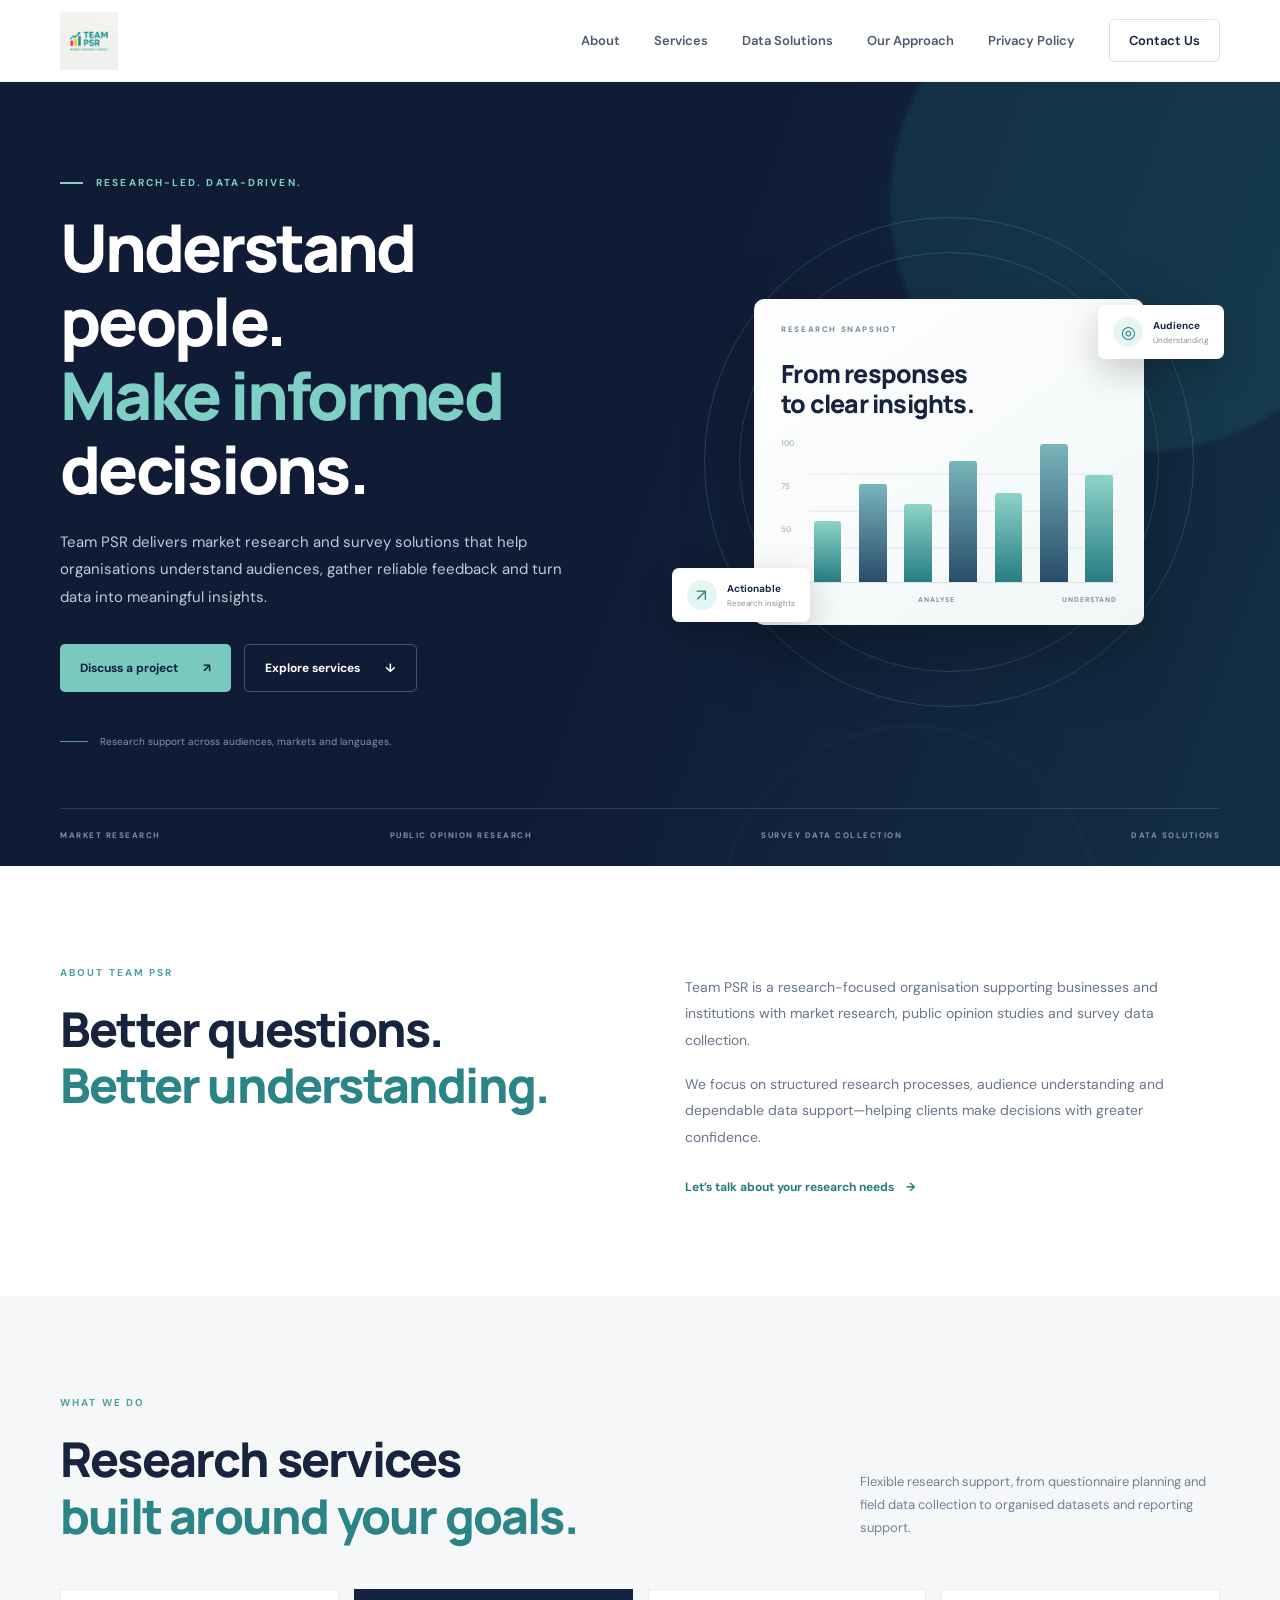
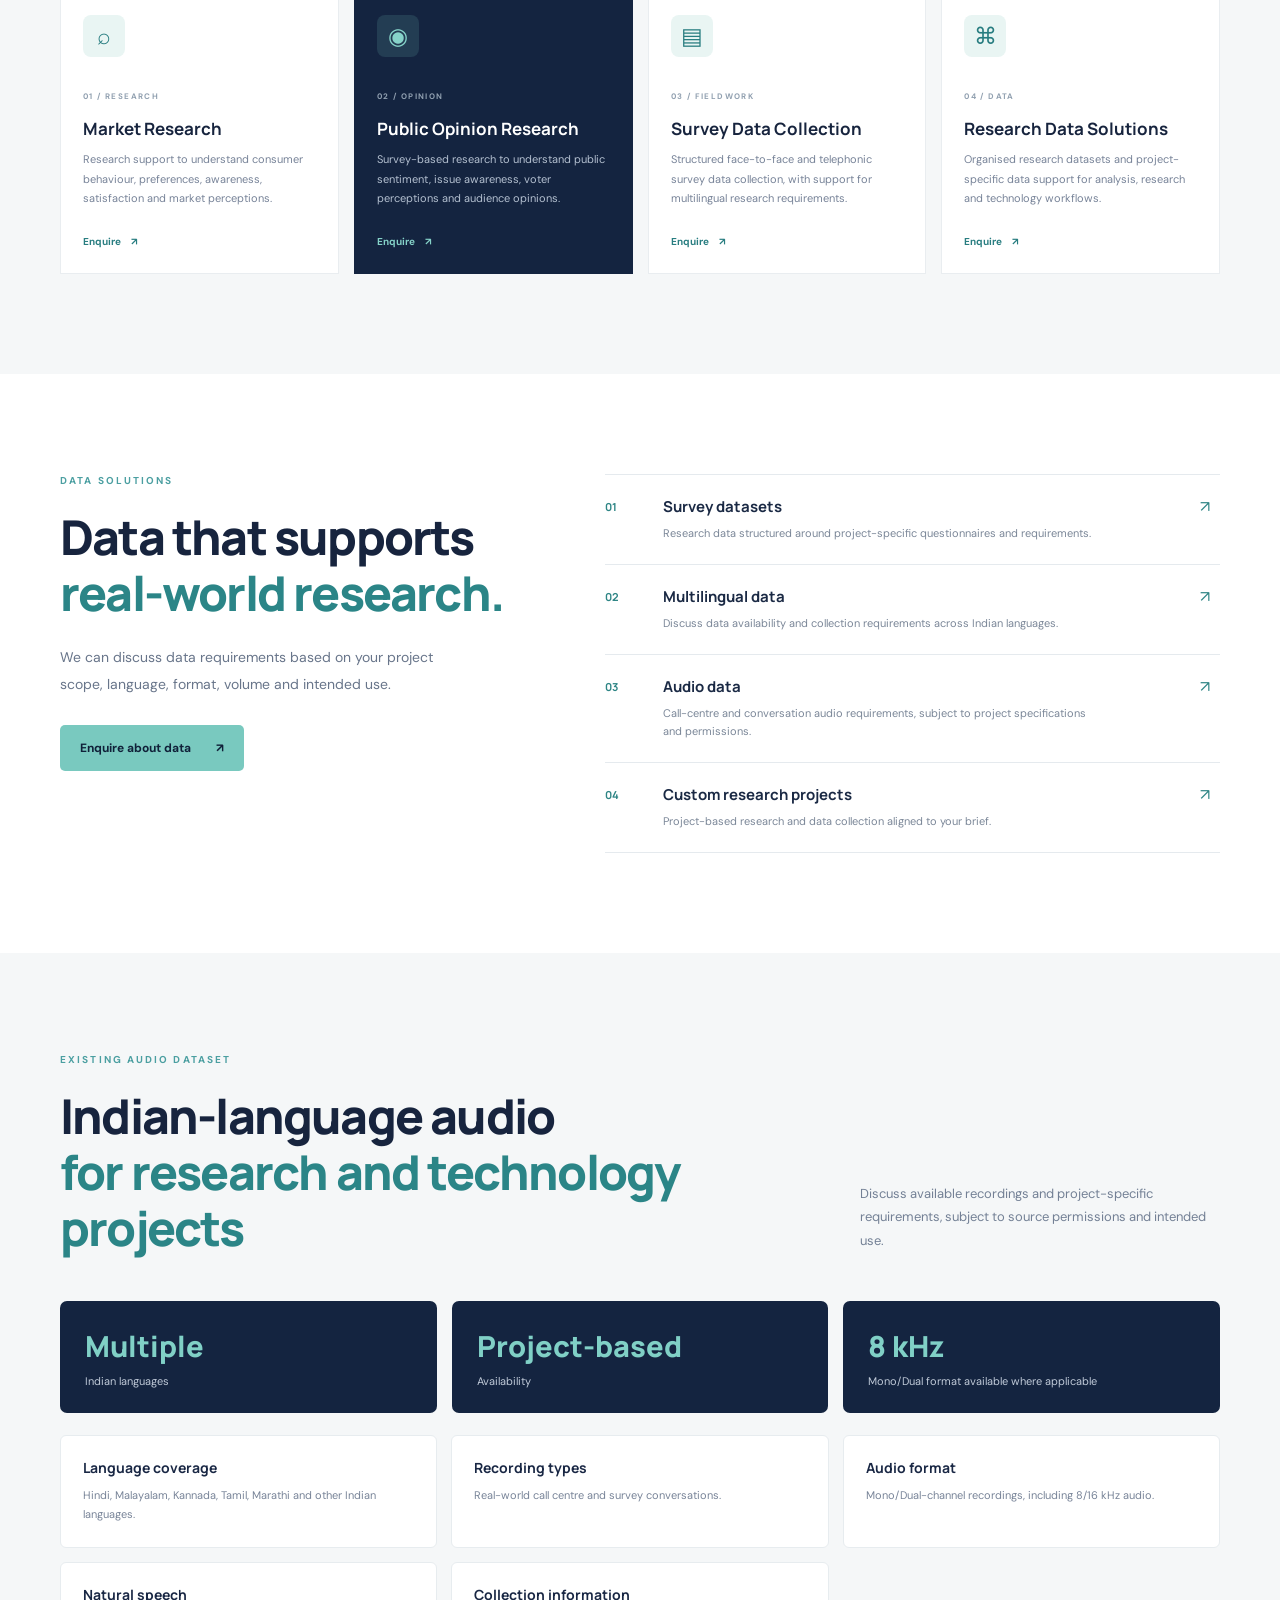
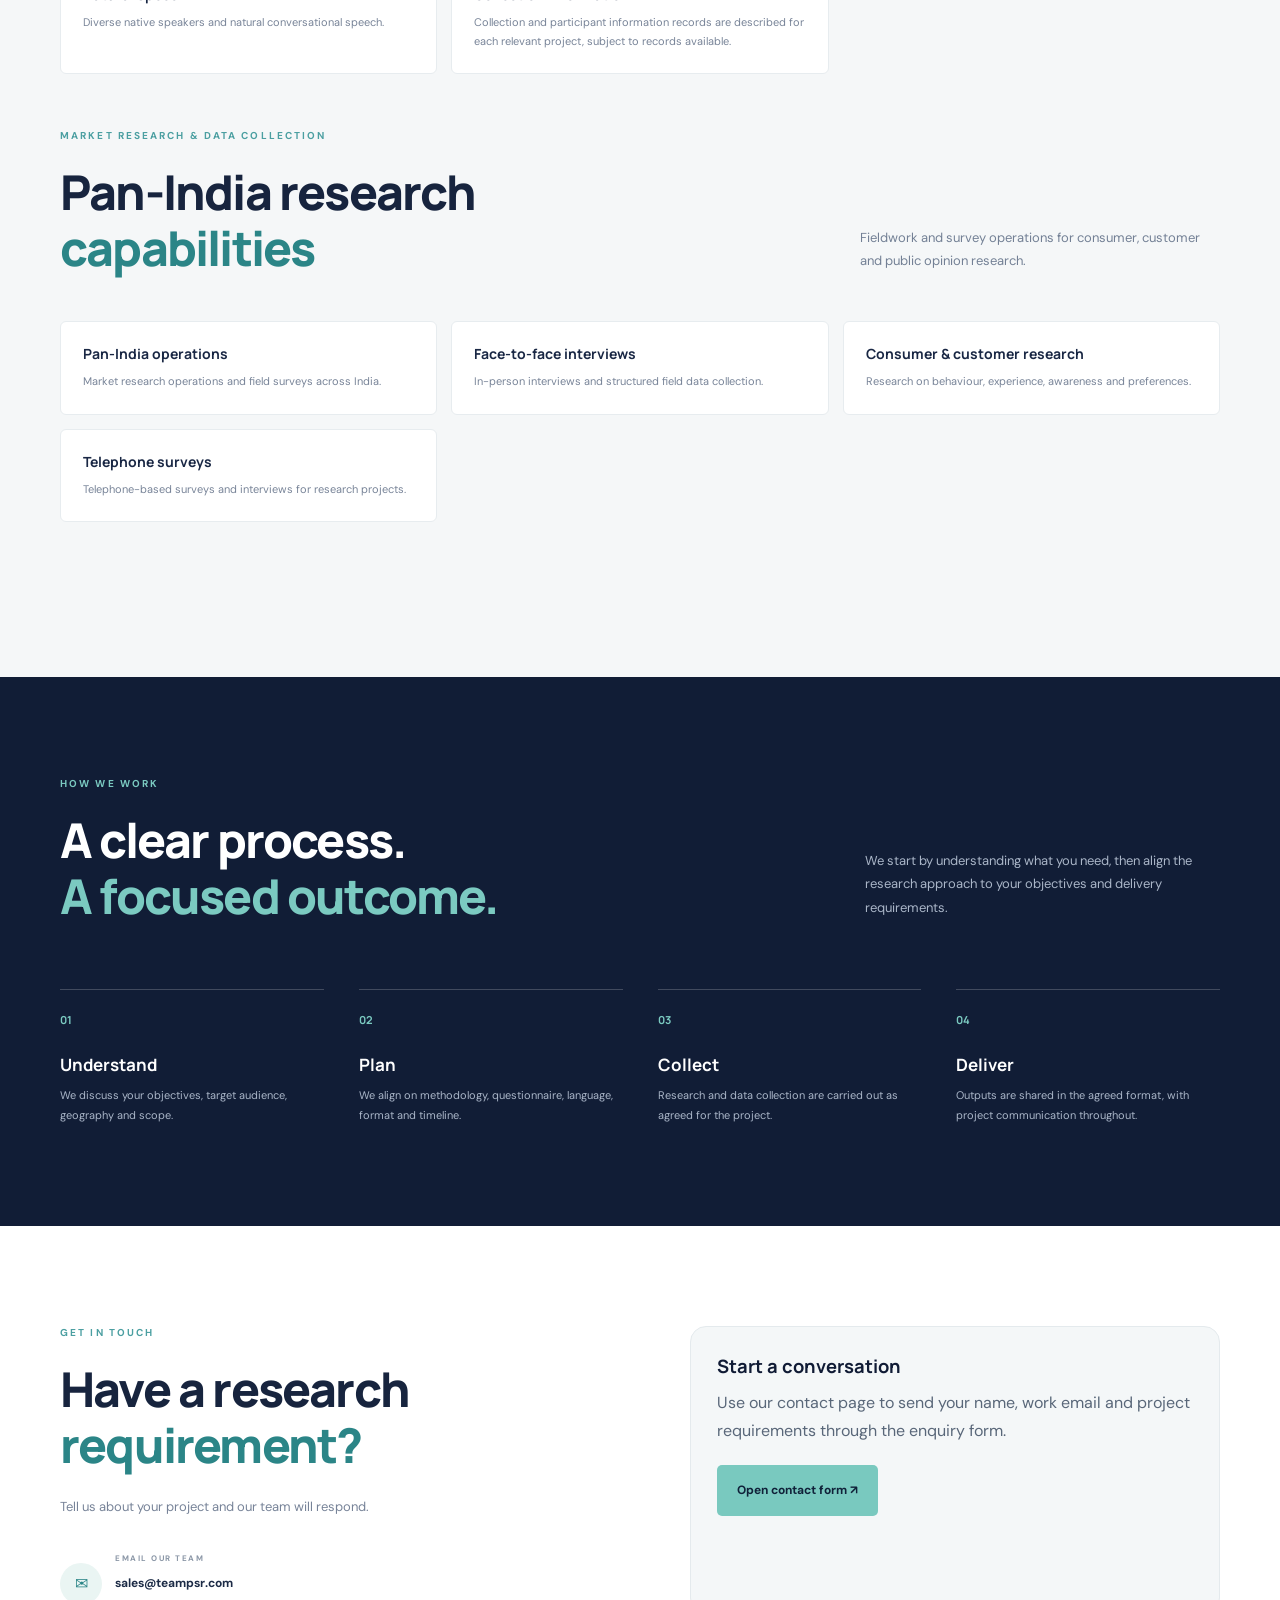
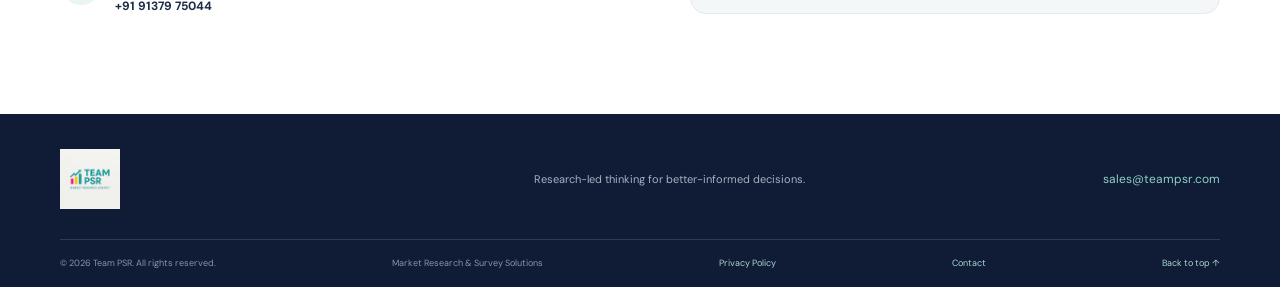
<file: index.html>
<!doctype html>
<html lang="en">
<head>
  <meta charset="utf-8">
  <meta name="viewport" content="width=device-width, initial-scale=1">
  <meta name="description" content="Team PSR provides market research, public opinion research, survey data collection and research support services.">
  <meta name="theme-color" content="#101b35">
  <title>Team PSR | Market Research & Survey Solutions</title>
  <link rel="icon" href="assets/favicon.svg" type="image/svg+xml">
  <link rel="preconnect" href="https://fonts.googleapis.com">
  <link rel="preconnect" href="https://fonts.gstatic.com" crossorigin>
  <link href="https://fonts.googleapis.com/css2?family=DM+Sans:wght@400;500;600;700&family=Manrope:wght@500;600;700;800&display=swap" rel="stylesheet">
  <link rel="stylesheet" href="styles.css">
</head>
<body>
  <header class="site-header">
    <div class="container nav-wrap">
      <a class="brand" href="#home" aria-label="Team PSR home">
        <img class="brand-logo" src="assets/team-psr-logo.png" alt="Team PSR Market Research Agency">
      </a>
      <button class="menu-toggle" id="menuToggle" aria-label="Open navigation" aria-expanded="false">☰</button>
      <nav id="mainNav" aria-label="Main navigation">
        <a href="about.html">About</a>
        <a href="services.html">Services</a>
        <a href="data-solutions.html">Data Solutions</a>
        <a href="#approach">Our Approach</a>
        <a href="privacy-policy.html">Privacy Policy</a>
        <a class="nav-cta" href="contact.html">Contact Us</a>
      </nav>
    </div>
  </header>

  <main>
    <section class="hero" id="home">
      <div class="hero-glow glow-one"></div><div class="hero-glow glow-two"></div>
      <div class="container hero-grid">
        <div class="hero-content">
          <p class="eyebrow"><span></span> RESEARCH-LED. DATA-DRIVEN.</p>
          <h1>Understand people.<br><em>Make informed</em> decisions.</h1>
          <p class="hero-lead">Team PSR delivers market research and survey solutions that help organisations understand audiences, gather reliable feedback and turn data into meaningful insights.</p>
          <div class="hero-actions">
            <a class="button button-primary" href="#contact">Discuss a project <span>↗</span></a>
            <a class="button button-ghost" href="#services">Explore services <span>↓</span></a>
          </div>
          <div class="hero-note"><span class="note-line"></span><span>Research support across audiences, markets and languages.</span></div>
        </div>
        <div class="hero-visual" aria-label="Illustration of research insights">
          <div class="visual-card main-card">
            <div class="visual-top"><span>RESEARCH SNAPSHOT</span><span class="live-dot">●</span></div>
            <div class="visual-title">From responses<br>to clear insights.</div>
            <div class="chart">
              <div class="chart-y"><span>100</span><span>75</span><span>50</span><span>25</span></div>
              <div class="chart-bars">
                <i style="height:42%"></i><i style="height:68%"></i><i style="height:54%"></i><i style="height:84%"></i><i style="height:62%"></i><i style="height:96%"></i><i style="height:74%"></i>
              </div>
            </div>
            <div class="chart-labels"><span>LISTEN</span><span>ANALYSE</span><span>UNDERSTAND</span></div>
          </div>
          <div class="floating-chip chip-top"><span class="chip-icon">◎</span><span><b>Audience</b><small>Understanding</small></span></div>
          <div class="floating-chip chip-bottom"><span class="chip-icon">↗</span><span><b>Actionable</b><small>Research insights</small></span></div>
          <div class="visual-orbit orbit-a"></div><div class="visual-orbit orbit-b"></div>
        </div>
      </div>
      <div class="container hero-bottom"><span>MARKET RESEARCH</span><span>PUBLIC OPINION RESEARCH</span><span>SURVEY DATA COLLECTION</span><span>DATA SOLUTIONS</span></div>
    </section>

    <section class="intro section" id="about">
      <div class="container intro-grid">
        <div><p class="section-kicker">ABOUT TEAM PSR</p><h2>Better questions.<br><span>Better understanding.</span></h2></div>
        <div class="intro-copy"><p>Team PSR is a research-focused organisation supporting businesses and institutions with market research, public opinion studies and survey data collection.</p><p>We focus on structured research processes, audience understanding and dependable data support—helping clients make decisions with greater confidence.</p><a class="text-link" href="#contact">Let’s talk about your research needs <span>→</span></a></div>
      </div>
    </section>

    <section class="services section section-soft" id="services">
      <div class="container">
        <div class="section-heading"><div><p class="section-kicker">WHAT WE DO</p><h2>Research services<br><span>built around your goals.</span></h2></div><p class="section-side-copy">Flexible research support, from questionnaire planning and field data collection to organised datasets and reporting support.</p></div>
        <div class="service-grid">
          <article class="service-card"><div class="service-icon">⌕</div><span class="card-number">01 / RESEARCH</span><h3>Market Research</h3><p>Research support to understand consumer behaviour, preferences, awareness, satisfaction and market perceptions.</p><a href="#contact" aria-label="Enquire about market research">Enquire <span>↗</span></a></article>
          <article class="service-card featured"><div class="service-icon">◉</div><span class="card-number">02 / OPINION</span><h3>Public Opinion Research</h3><p>Survey-based research to understand public sentiment, issue awareness, voter perceptions and audience opinions.</p><a href="#contact" aria-label="Enquire about public opinion research">Enquire <span>↗</span></a></article>
          <article class="service-card"><div class="service-icon">▤</div><span class="card-number">03 / FIELDWORK</span><h3>Survey Data Collection</h3><p>Structured face-to-face and telephonic survey data collection, with support for multilingual research requirements.</p><a href="#contact" aria-label="Enquire about survey data collection">Enquire <span>↗</span></a></article>
          <article class="service-card"><div class="service-icon">⌘</div><span class="card-number">04 / DATA</span><h3>Research Data Solutions</h3><p>Organised research datasets and project-specific data support for analysis, research and technology workflows.</p><a href="#contact" aria-label="Enquire about data solutions">Enquire <span>↗</span></a></article>
        </div>
      </div>
    </section>

    <section class="data-section section" id="data">
      <div class="container data-grid">
        <div class="data-copy"><p class="section-kicker">DATA SOLUTIONS</p><h2>Data that supports<br><span>real-world research.</span></h2><p>We can discuss data requirements based on your project scope, language, format, volume and intended use.</p><a class="button button-primary" href="mailto:sales@teampsr.com?subject=Data%20requirement%20enquiry">Enquire about data <span>↗</span></a></div>
        <div class="data-list">
          <div class="data-row"><span class="data-index">01</span><div><h3>Survey datasets</h3><p>Research data structured around project-specific questionnaires and requirements.</p></div><span class="row-arrow">↗</span></div>
          <div class="data-row"><span class="data-index">02</span><div><h3>Multilingual data</h3><p>Discuss data availability and collection requirements across Indian languages.</p></div><span class="row-arrow">↗</span></div>
          <div class="data-row"><span class="data-index">03</span><div><h3>Audio data</h3><p>Call-centre and conversation audio requirements, subject to project specifications and permissions.</p></div><span class="row-arrow">↗</span></div>
          <div class="data-row"><span class="data-index">04</span><div><h3>Custom research projects</h3><p>Project-based research and data collection aligned to your brief.</p></div><span class="row-arrow">↗</span></div>
        </div>
      </div>
    </section>


<section class="section section-soft" id="audio-dataset"><div class="container">
<div class="section-heading"><div><p class="section-kicker">EXISTING AUDIO DATASET</p><h2>Indian-language audio<br><span>for research and technology projects</span></h2></div><p class="section-side-copy">Discuss available recordings and project-specific requirements, subject to source permissions and intended use.</p></div>
<div class="audio-highlights"><div class="audio-stat"><strong>Multiple</strong><span>Indian languages</span></div><div class="audio-stat"><strong>Project-based</strong><span>Availability</span></div><div class="audio-stat"><strong>8 kHz</strong><span>Mono/Dual format available where applicable</span></div></div>
<div class="audio-details-grid">
<article class="audio-detail"><h3>Language coverage</h3><p>Hindi, Malayalam, Kannada, Tamil, Marathi and other Indian languages.</p></article>
<article class="audio-detail"><h3>Recording types</h3><p>Real-world call centre and survey conversations.</p></article>
<article class="audio-detail"><h3>Audio format</h3><p>Mono/Dual-channel recordings, including 8/16 kHz audio.</p></article>
<article class="audio-detail"><h3>Natural speech</h3><p>Diverse native speakers and natural conversational speech.</p></article>
<article class="audio-detail"><h3>Collection information</h3><p>Collection and participant information records are described for each relevant project, subject to records available.</p></article></div>
<div class="section-heading"><div><p class="section-kicker">MARKET RESEARCH & DATA COLLECTION</p><h2>Pan-India research<br><span>capabilities</span></h2></div><p class="section-side-copy">Fieldwork and survey operations for consumer, customer and public opinion research.</p></div>
<div class="audio-details-grid"><article class="audio-detail"><h3>Pan-India operations</h3><p>Market research operations and field surveys across India.</p></article><article class="audio-detail"><h3>Face-to-face interviews</h3><p>In-person interviews and structured field data collection.</p></article><article class="audio-detail"><h3>Consumer & customer research</h3><p>Research on behaviour, experience, awareness and preferences.</p></article><article class="audio-detail"><h3>Telephone surveys</h3><p>Telephone-based surveys and interviews for research projects.</p></article></div>
</div></section>

    <section class="approach section section-dark" id="approach">
      <div class="container">
        <p class="section-kicker light">HOW WE WORK</p>
        <div class="approach-heading"><h2>A clear process.<br><span>A focused outcome.</span></h2><p>We start by understanding what you need, then align the research approach to your objectives and delivery requirements.</p></div>
        <div class="steps">
          <div class="step"><span>01</span><h3>Understand</h3><p>We discuss your objectives, target audience, geography and scope.</p></div>
          <div class="step"><span>02</span><h3>Plan</h3><p>We align on methodology, questionnaire, language, format and timeline.</p></div>
          <div class="step"><span>03</span><h3>Collect</h3><p>Research and data collection are carried out as agreed for the project.</p></div>
          <div class="step"><span>04</span><h3>Deliver</h3><p>Outputs are shared in the agreed format, with project communication throughout.</p></div>
        </div>
      </div>
    </section>

    <section class="contact section" id="contact"><div class="container contact-grid"><div><p class="section-kicker">GET IN TOUCH</p><h2>Have a research<br><span>requirement?</span></h2><p class="contact-lead">Tell us about your project and our team will respond.</p><div class="contact-email"><span class="email-icon">✉</span><div><small>EMAIL OUR TEAM</small><a href="mailto:sales@teampsr.com">sales@teampsr.com</a><a href="tel:+919137975044">+91 91379 75044</a></div></div></div><div class="info-panel"><h3>Start a conversation</h3><p>Use our contact page to send your name, work email and project requirements through the enquiry form.</p><p style="margin-top:20px"><a class="button button-primary" href="contact.html">Open contact form ↗</a></p></div></div></section>
  </main>

  <footer class="footer">
    <div class="container footer-main"><a class="brand brand-footer" href="#home"><img class="brand-logo brand-logo-footer" src="assets/team-psr-logo.png" alt="Team PSR Market Research Agency"></a><p>Research-led thinking for better-informed decisions.</p><a href="mailto:sales@teampsr.com">sales@teampsr.com</a></div>
    <div class="container footer-bottom"><span>© <span id="year"></span> Team PSR. All rights reserved.</span><span>Market Research & Survey Solutions</span><a href="privacy-policy.html">Privacy Policy</a><a href="contact.html">Contact</a><a href="#home">Back to top ↑</a></div>
  </footer>
  <script src="script.js"></script>
</body>
</html>
</file>
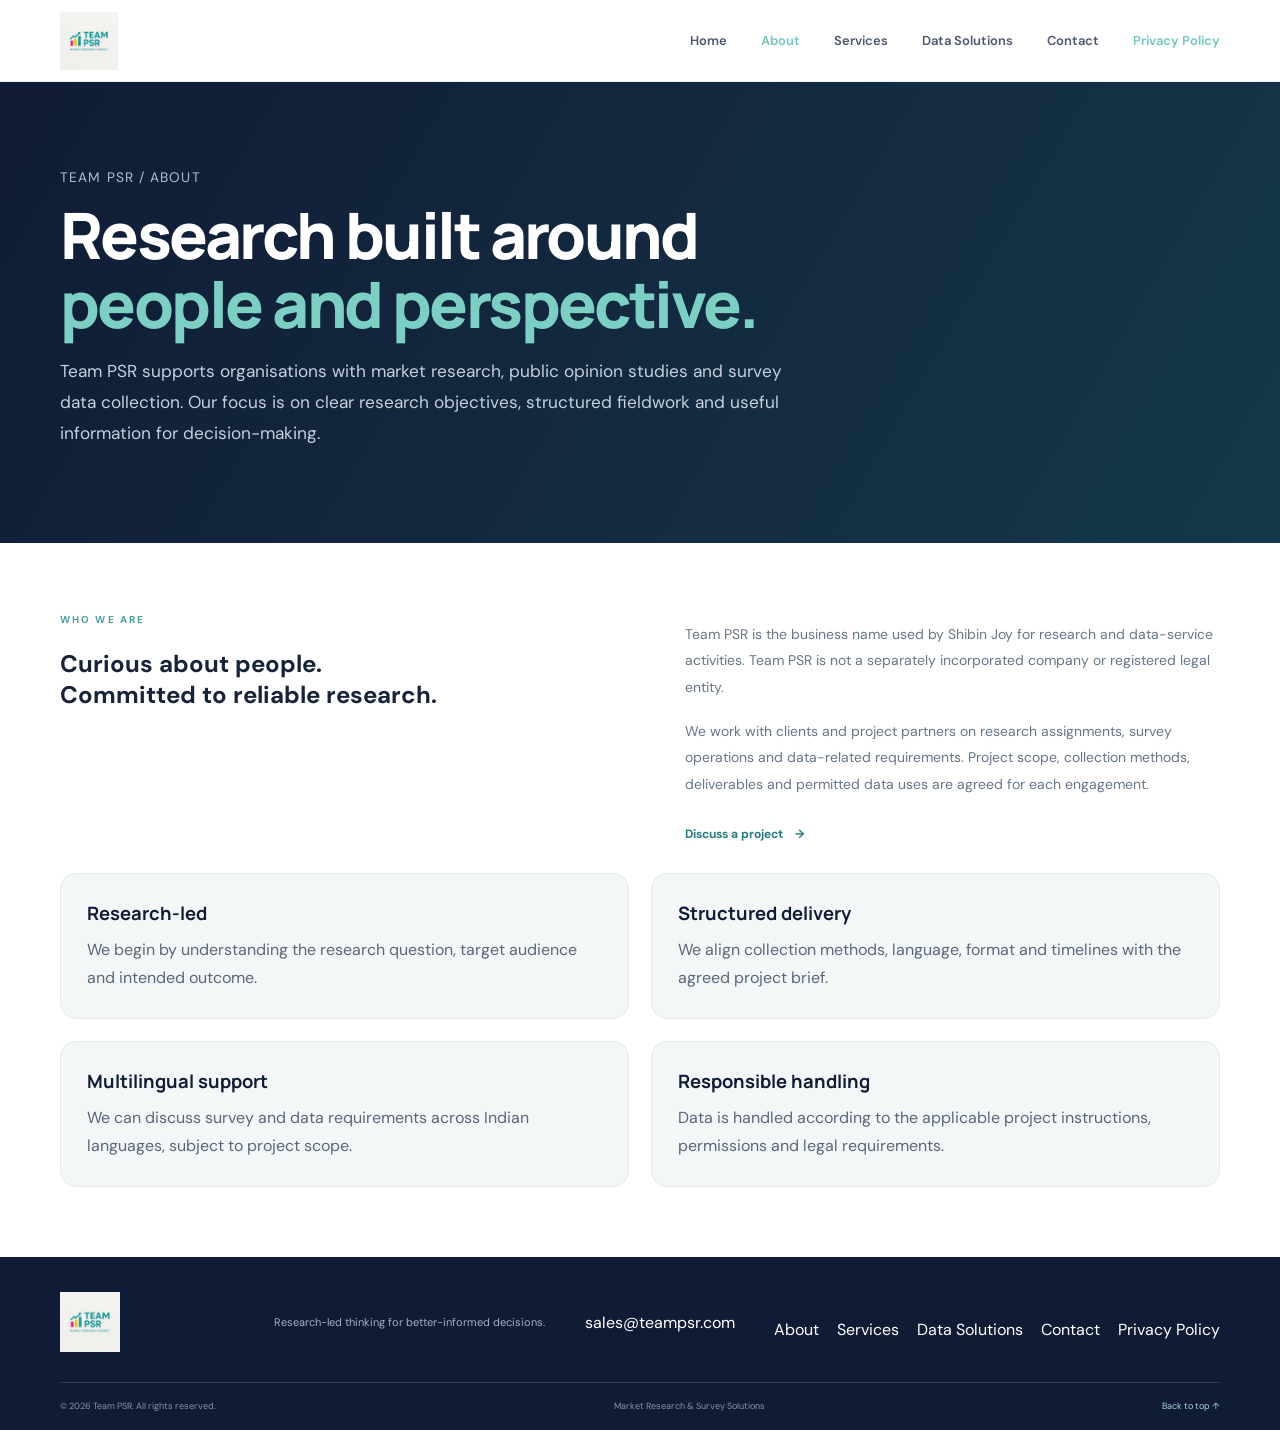
<file: about.html>
<!doctype html><html lang="en"><head><meta charset="utf-8"><meta name="viewport" content="width=device-width, initial-scale=1"><meta name="description" content="Learn about Team PSR and its market research and survey support services."><meta name="theme-color" content="#101b35"><title>About | Team PSR</title><link rel="icon" href="assets/favicon.svg" type="image/svg+xml"><link rel="preconnect" href="https://fonts.googleapis.com"><link rel="preconnect" href="https://fonts.gstatic.com" crossorigin><link href="https://fonts.googleapis.com/css2?family=DM+Sans:wght@400;500;600;700&family=Manrope:wght@500;600;700;800&display=swap" rel="stylesheet"><link rel="stylesheet" href="styles.css"></head><body id="top"><header class="site-header"><div class="container nav-wrap"><a class="brand" href="index.html" aria-label="Team PSR home"><img class="brand-logo" src="assets/team-psr-logo.png" alt="Team PSR"></a><button class="menu-toggle" id="menuToggle" aria-label="Open navigation" aria-expanded="false">☰</button><nav id="mainNav" aria-label="Main navigation"><a href="index.html">Home</a><a href="about.html" aria-current="page">About</a><a href="services.html">Services</a><a href="data-solutions.html">Data Solutions</a><a href="contact.html">Contact</a><a href="privacy-policy.html"'+(' aria-current="page"' if active=='privacy-policy.html' else '')+'>Privacy Policy</a></nav></div></header><main><section class="page-hero"><div class="container"><div class="breadcrumb">TEAM PSR / ABOUT</div><h1>Research built around<br><em>people and perspective.</em></h1><p>Team PSR supports organisations with market research, public opinion studies and survey data collection. Our focus is on clear research objectives, structured fieldwork and useful information for decision-making.</p></div></section><section class="page-content"><div class="container"><div class="intro-grid"><div><p class="section-kicker">WHO WE ARE</p><h2>Curious about people.<br><span>Committed to reliable research.</span></h2></div><div class="intro-copy"><p>Team PSR is the business name used by Shibin Joy for research and data-service activities. Team PSR is not a separately incorporated company or registered legal entity.</p><p>We work with clients and project partners on research assignments, survey operations and data-related requirements. Project scope, collection methods, deliverables and permitted data uses are agreed for each engagement.</p><a class="text-link" href="contact.html">Discuss a project <span>→</span></a></div></div><div class="page-grid"><article class="info-panel"><h3>Research-led</h3><p>We begin by understanding the research question, target audience and intended outcome.</p></article><article class="info-panel"><h3>Structured delivery</h3><p>We align collection methods, language, format and timelines with the agreed project brief.</p></article><article class="info-panel"><h3>Multilingual support</h3><p>We can discuss survey and data requirements across Indian languages, subject to project scope.</p></article><article class="info-panel"><h3>Responsible handling</h3><p>Data is handled according to the applicable project instructions, permissions and legal requirements.</p></article></div></div></section></main><footer class="footer"><div class="container footer-main"><a class="brand brand-footer" href="index.html"><img class="brand-logo brand-logo-footer" src="assets/team-psr-logo.png" alt="Team PSR"></a><p>Research-led thinking for better-informed decisions.</p><a href="mailto:sales@teampsr.com">sales@teampsr.com</a><div class="footer-links"><a href="about.html">About</a><a href="services.html">Services</a><a href="data-solutions.html">Data Solutions</a><a href="contact.html">Contact</a><a href="privacy-policy.html">Privacy Policy</a></div></div><div class="container footer-bottom"><span>© <span id="year"></span> Team PSR. All rights reserved.</span><span>Market Research &amp; Survey Solutions</span><a href="#top">Back to top ↑</a></div></footer><script src="script.js"></script></body></html>
</file>
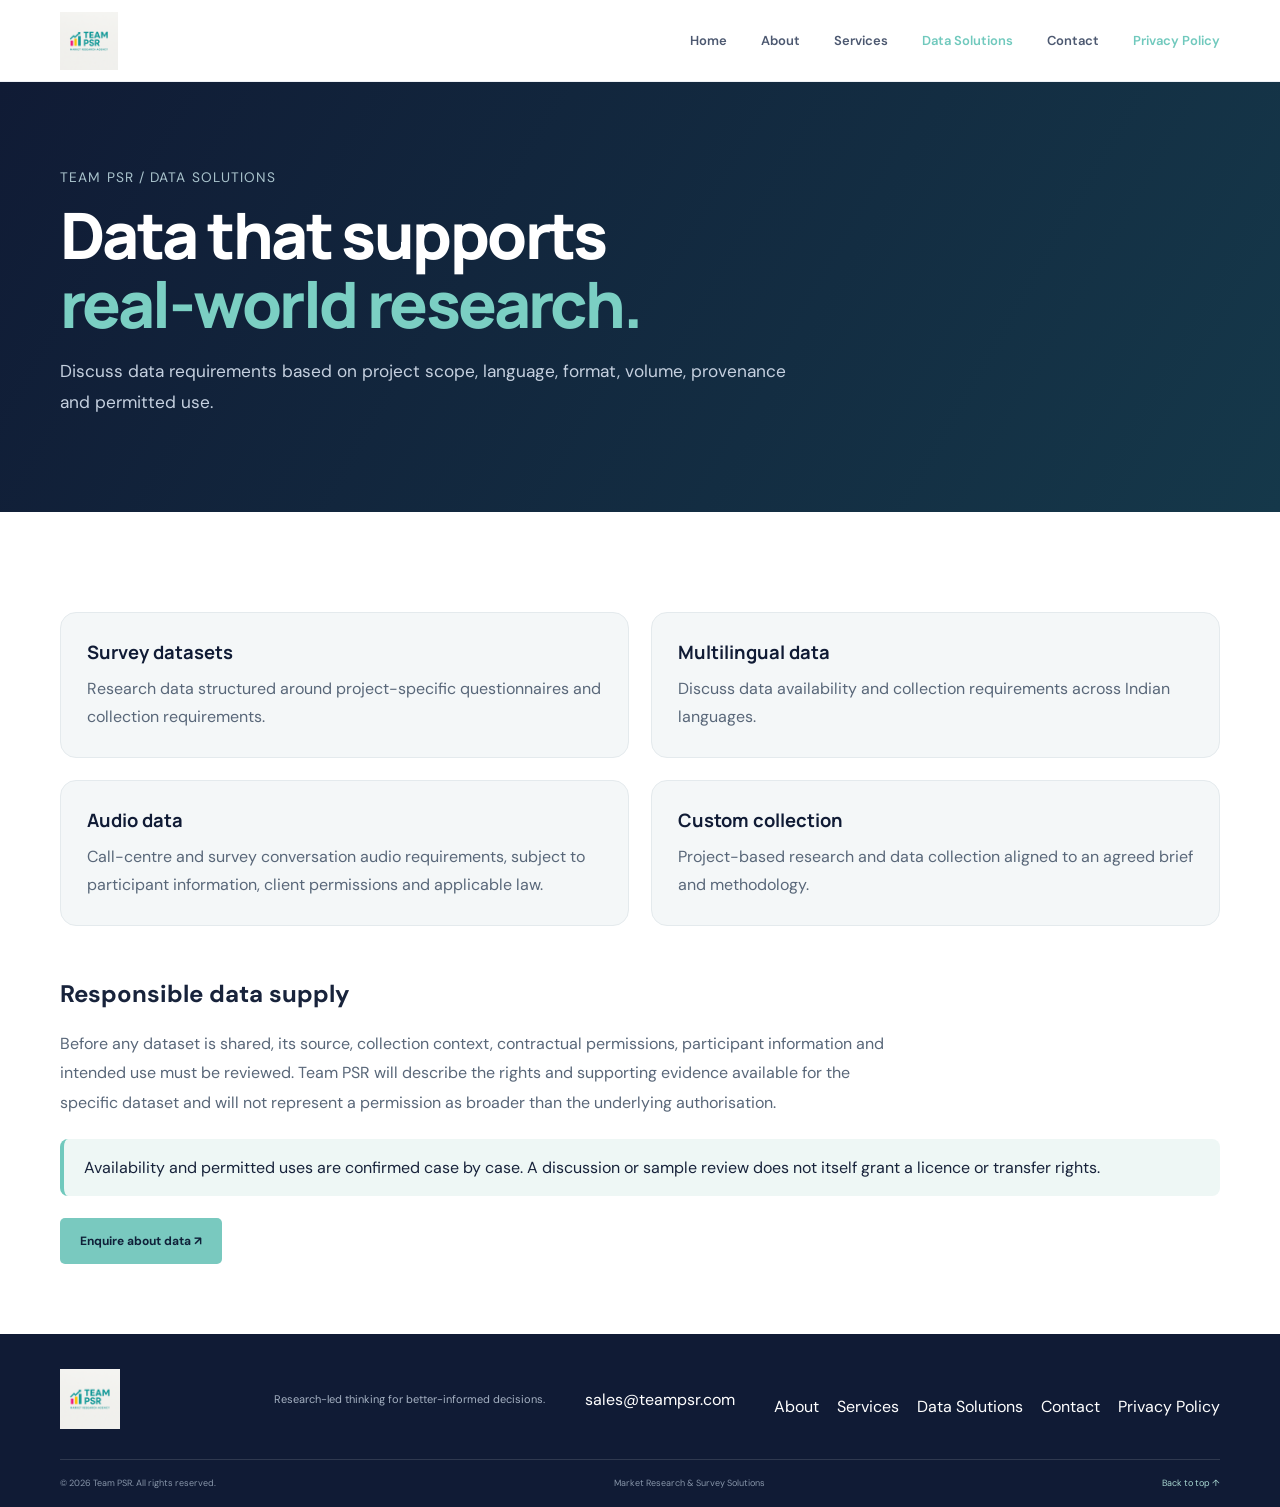
<file: data-solutions.html>
<!doctype html><html lang="en"><head><meta charset="utf-8"><meta name="viewport" content="width=device-width, initial-scale=1"><meta name="description" content="Survey, multilingual and audio data solutions, subject to provenance and permissions."><meta name="theme-color" content="#101b35"><title>Data Solutions | Team PSR</title><link rel="icon" href="assets/favicon.svg" type="image/svg+xml"><link rel="preconnect" href="https://fonts.googleapis.com"><link rel="preconnect" href="https://fonts.gstatic.com" crossorigin><link href="https://fonts.googleapis.com/css2?family=DM+Sans:wght@400;500;600;700&family=Manrope:wght@500;600;700;800&display=swap" rel="stylesheet"><link rel="stylesheet" href="styles.css"></head><body id="top"><header class="site-header"><div class="container nav-wrap"><a class="brand" href="index.html" aria-label="Team PSR home"><img class="brand-logo" src="assets/team-psr-logo.png" alt="Team PSR"></a><button class="menu-toggle" id="menuToggle" aria-label="Open navigation" aria-expanded="false">☰</button><nav id="mainNav" aria-label="Main navigation"><a href="index.html">Home</a><a href="about.html">About</a><a href="services.html">Services</a><a href="data-solutions.html" aria-current="page">Data Solutions</a><a href="contact.html">Contact</a><a href="privacy-policy.html"'+(' aria-current="page"' if active=='privacy-policy.html' else '')+'>Privacy Policy</a></nav></div></header><main><section class="page-hero"><div class="container"><div class="breadcrumb">TEAM PSR / DATA SOLUTIONS</div><h1>Data that supports<br><em>real-world research.</em></h1><p>Discuss data requirements based on project scope, language, format, volume, provenance and permitted use.</p></div></section><section class="page-content"><div class="container"><div class="page-grid"><article class="info-panel"><h3>Survey datasets</h3><p>Research data structured around project-specific questionnaires and collection requirements.</p></article><article class="info-panel"><h3>Multilingual data</h3><p>Discuss data availability and collection requirements across Indian languages.</p></article><article class="info-panel"><h3>Audio data</h3><p>Call-centre and survey conversation audio requirements, subject to participant information, client permissions and applicable law.</p></article><article class="info-panel"><h3>Custom collection</h3><p>Project-based research and data collection aligned to an agreed brief and methodology.</p></article></div><h2 style="margin-top:52px">Responsible data supply</h2><p style="max-width:850px;line-height:1.85;color:#596779">Before any dataset is shared, its source, collection context, contractual permissions, participant information and intended use must be reviewed. Team PSR will describe the rights and supporting evidence available for the specific dataset and will not represent a permission as broader than the underlying authorisation.</p><div class="policy-callout">Availability and permitted uses are confirmed case by case. A discussion or sample review does not itself grant a licence or transfer rights.</div><a class="button button-primary" href="contact.html">Enquire about data ↗</a></div></section></main><footer class="footer"><div class="container footer-main"><a class="brand brand-footer" href="index.html"><img class="brand-logo brand-logo-footer" src="assets/team-psr-logo.png" alt="Team PSR"></a><p>Research-led thinking for better-informed decisions.</p><a href="mailto:sales@teampsr.com">sales@teampsr.com</a><div class="footer-links"><a href="about.html">About</a><a href="services.html">Services</a><a href="data-solutions.html">Data Solutions</a><a href="contact.html">Contact</a><a href="privacy-policy.html">Privacy Policy</a></div></div><div class="container footer-bottom"><span>© <span id="year"></span> Team PSR. All rights reserved.</span><span>Market Research &amp; Survey Solutions</span><a href="#top">Back to top ↑</a></div></footer><script src="script.js"></script></body></html>
</file>
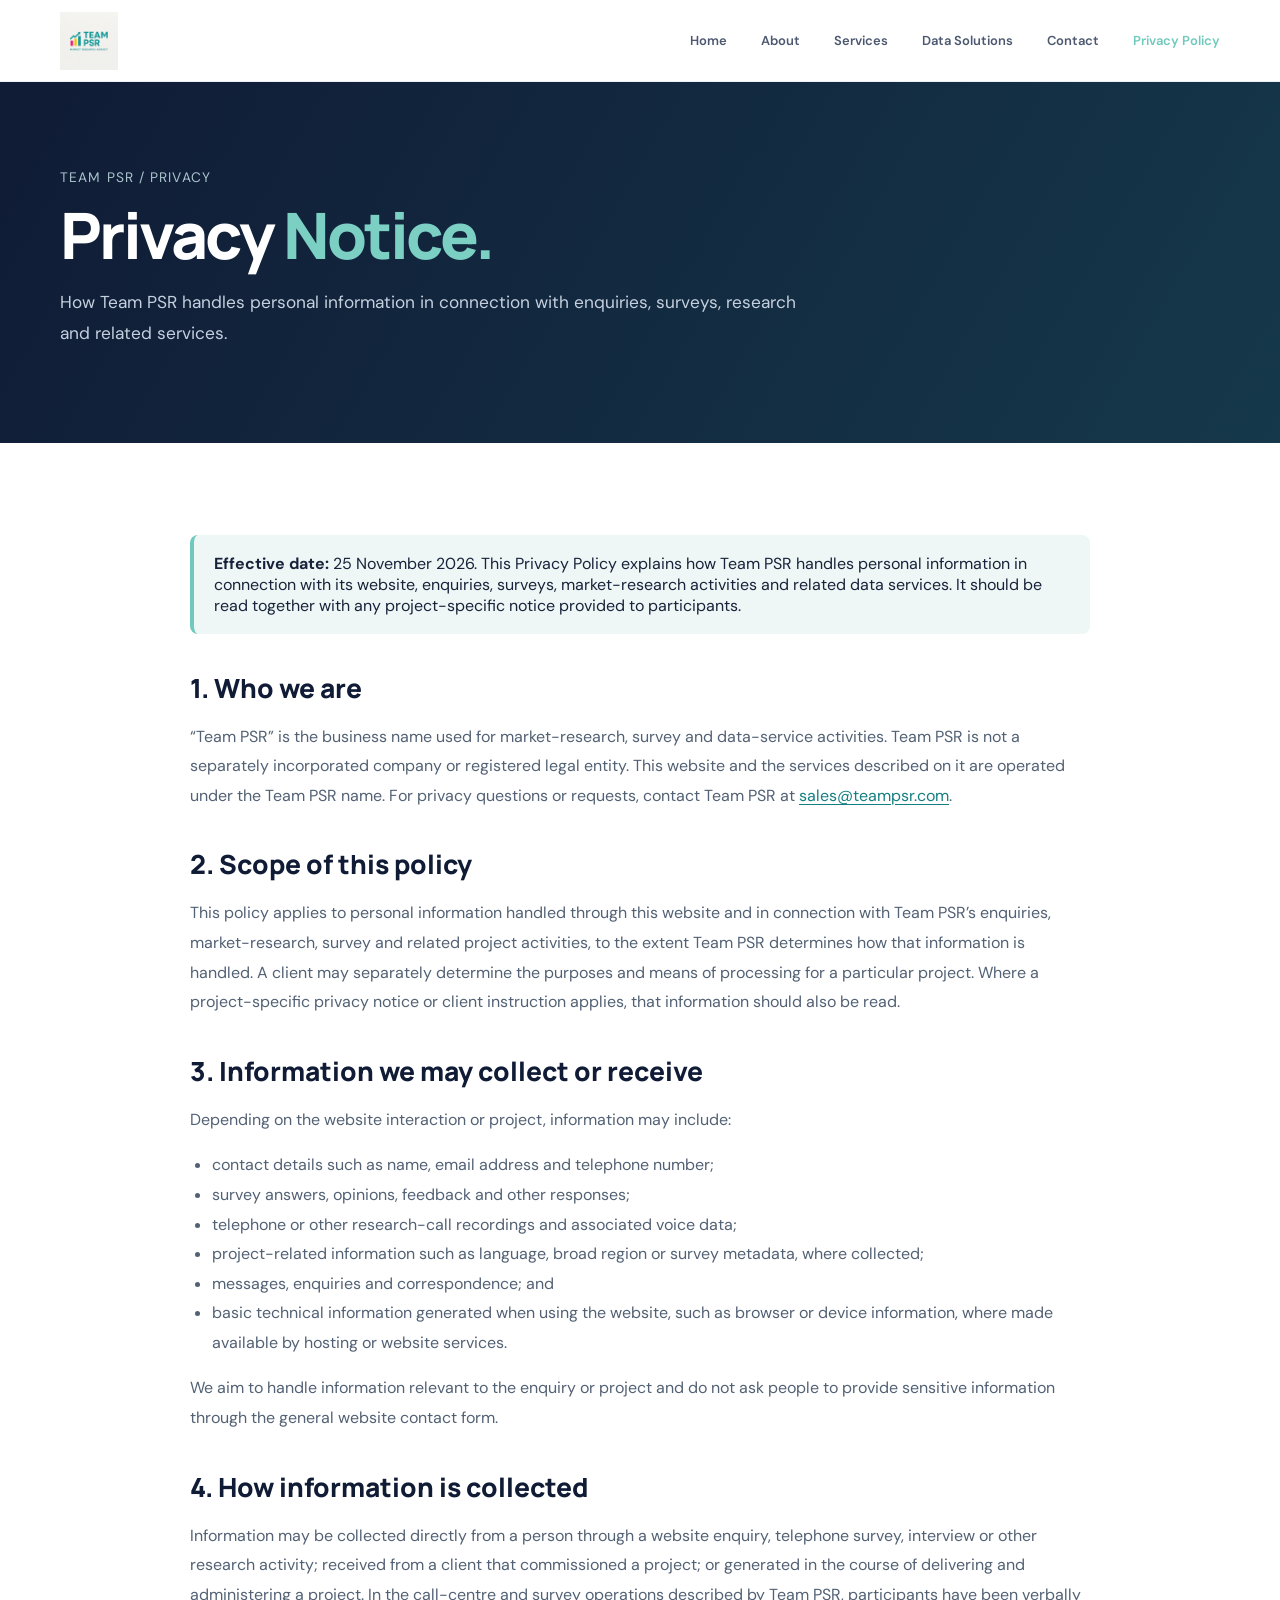
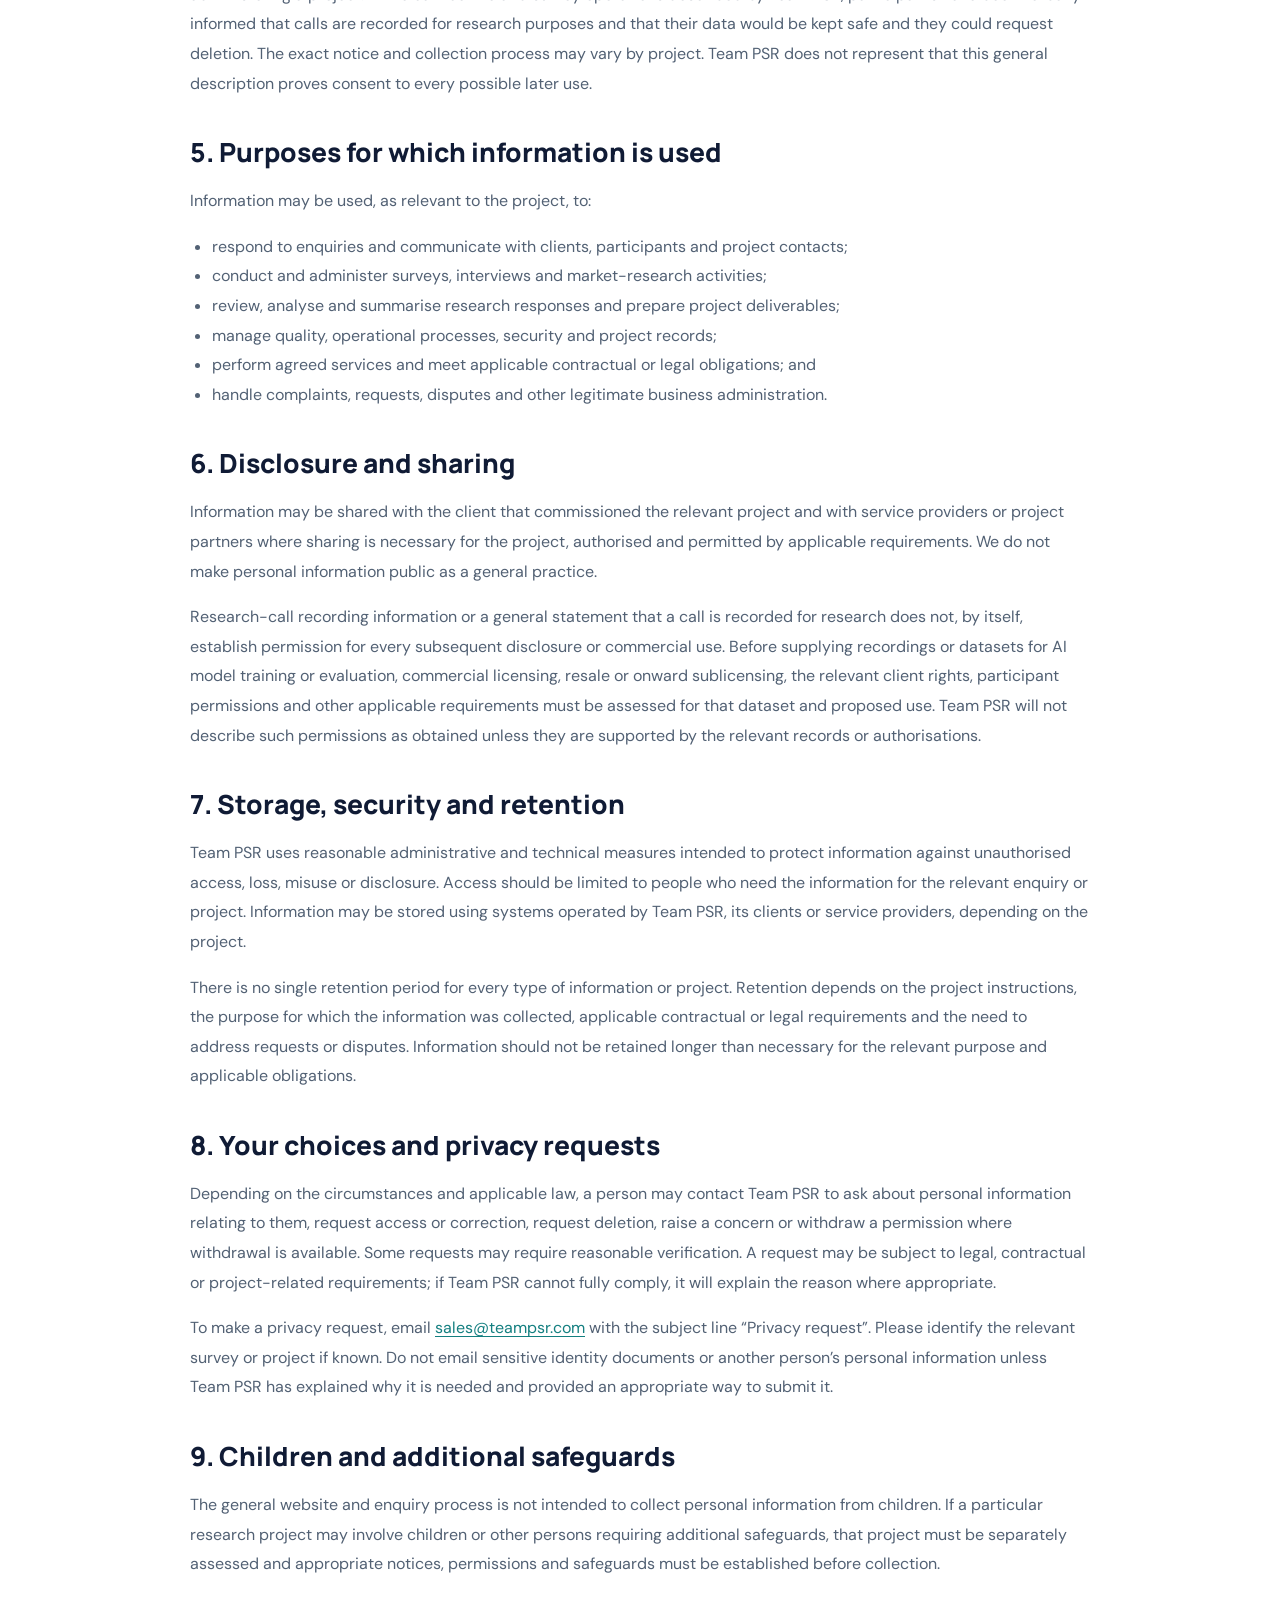
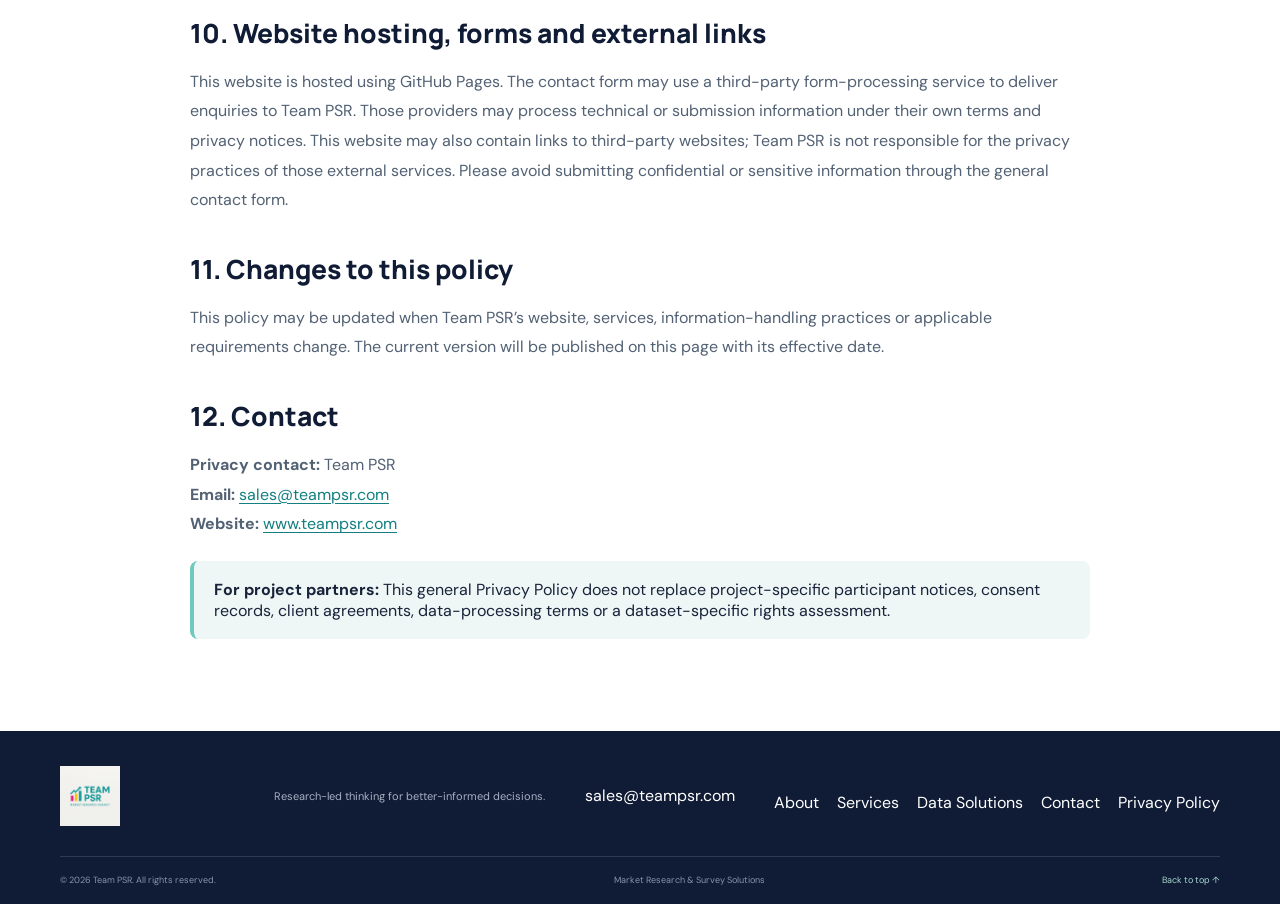
<file: privacy-policy.html>
<!doctype html><html lang="en"><head><meta charset="utf-8"><meta name="viewport" content="width=device-width, initial-scale=1"><meta name="description" content="Team PSR privacy notice describing personal information handling for enquiries, surveys and research."><meta name="theme-color" content="#101b35"><title>Privacy Policy | Team PSR</title><link rel="icon" href="assets/favicon.svg" type="image/svg+xml"><link rel="preconnect" href="https://fonts.googleapis.com"><link rel="preconnect" href="https://fonts.gstatic.com" crossorigin><link href="https://fonts.googleapis.com/css2?family=DM+Sans:wght@400;500;600;700&family=Manrope:wght@500;600;700;800&display=swap" rel="stylesheet"><link rel="stylesheet" href="styles.css"></head><body id="top"><header class="site-header"><div class="container nav-wrap"><a class="brand" href="index.html" aria-label="Team PSR home"><img class="brand-logo" src="assets/team-psr-logo.png" alt="Team PSR"></a><button class="menu-toggle" id="menuToggle" aria-label="Open navigation" aria-expanded="false">☰</button><nav id="mainNav" aria-label="Main navigation"><a href="index.html">Home</a><a href="about.html">About</a><a href="services.html">Services</a><a href="data-solutions.html">Data Solutions</a><a href="contact.html">Contact</a><a href="privacy-policy.html"'+(' aria-current="page"' if active=='privacy-policy.html' else '')+'>Privacy Policy</a></nav></div></header><main><section class="page-hero"><div class="container"><div class="breadcrumb">TEAM PSR / PRIVACY</div><h1>Privacy <em>Notice.</em></h1><p>How Team PSR handles personal information in connection with enquiries, surveys, research and related services.</p></div></section><section class="page-content"><div class="container content-narrow"><div class="policy-callout"><strong>Effective date:</strong> 25 November 2026. This Privacy Policy explains how Team PSR handles personal information in connection with its website, enquiries, surveys, market-research activities and related data services. It should be read together with any project-specific notice provided to participants.</div>
<h2>1. Who we are</h2>
<p>“Team PSR” is the business name used for market-research, survey and data-service activities. Team PSR is not a separately incorporated company or registered legal entity. This website and the services described on it are operated under the Team PSR name. For privacy questions or requests, contact Team PSR at <a href="mailto:sales@teampsr.com">sales@teampsr.com</a>.</p>
<h2>2. Scope of this policy</h2>
<p>This policy applies to personal information handled through this website and in connection with Team PSR’s enquiries, market-research, survey and related project activities, to the extent Team PSR determines how that information is handled. A client may separately determine the purposes and means of processing for a particular project. Where a project-specific privacy notice or client instruction applies, that information should also be read.</p>
<h2>3. Information we may collect or receive</h2>
<p>Depending on the website interaction or project, information may include:</p>
<ul><li>contact details such as name, email address and telephone number;</li><li>survey answers, opinions, feedback and other responses;</li><li>telephone or other research-call recordings and associated voice data;</li><li>project-related information such as language, broad region or survey metadata, where collected;</li><li>messages, enquiries and correspondence; and</li><li>basic technical information generated when using the website, such as browser or device information, where made available by hosting or website services.</li></ul>
<p>We aim to handle information relevant to the enquiry or project and do not ask people to provide sensitive information through the general website contact form.</p>
<h2>4. How information is collected</h2>
<p>Information may be collected directly from a person through a website enquiry, telephone survey, interview or other research activity; received from a client that commissioned a project; or generated in the course of delivering and administering a project. In the call-centre and survey operations described by Team PSR, participants have been verbally informed that calls are recorded for research purposes and that their data would be kept safe and they could request deletion. The exact notice and collection process may vary by project. Team PSR does not represent that this general description proves consent to every possible later use.</p>
<h2>5. Purposes for which information is used</h2>
<p>Information may be used, as relevant to the project, to:</p>
<ul><li>respond to enquiries and communicate with clients, participants and project contacts;</li><li>conduct and administer surveys, interviews and market-research activities;</li><li>review, analyse and summarise research responses and prepare project deliverables;</li><li>manage quality, operational processes, security and project records;</li><li>perform agreed services and meet applicable contractual or legal obligations; and</li><li>handle complaints, requests, disputes and other legitimate business administration.</li></ul>
<h2>6. Disclosure and sharing</h2>
<p>Information may be shared with the client that commissioned the relevant project and with service providers or project partners where sharing is necessary for the project, authorised and permitted by applicable requirements. We do not make personal information public as a general practice.</p>
<p>Research-call recording information or a general statement that a call is recorded for research does not, by itself, establish permission for every subsequent disclosure or commercial use. Before supplying recordings or datasets for AI model training or evaluation, commercial licensing, resale or onward sublicensing, the relevant client rights, participant permissions and other applicable requirements must be assessed for that dataset and proposed use. Team PSR will not describe such permissions as obtained unless they are supported by the relevant records or authorisations.</p>
<h2>7. Storage, security and retention</h2>
<p>Team PSR uses reasonable administrative and technical measures intended to protect information against unauthorised access, loss, misuse or disclosure. Access should be limited to people who need the information for the relevant enquiry or project. Information may be stored using systems operated by Team PSR, its clients or service providers, depending on the project.</p>
<p>There is no single retention period for every type of information or project. Retention depends on the project instructions, the purpose for which the information was collected, applicable contractual or legal requirements and the need to address requests or disputes. Information should not be retained longer than necessary for the relevant purpose and applicable obligations.</p>
<h2>8. Your choices and privacy requests</h2>
<p>Depending on the circumstances and applicable law, a person may contact Team PSR to ask about personal information relating to them, request access or correction, request deletion, raise a concern or withdraw a permission where withdrawal is available. Some requests may require reasonable verification. A request may be subject to legal, contractual or project-related requirements; if Team PSR cannot fully comply, it will explain the reason where appropriate.</p>
<p>To make a privacy request, email <a href="mailto:sales@teampsr.com?subject=Privacy%20request">sales@teampsr.com</a> with the subject line “Privacy request”. Please identify the relevant survey or project if known. Do not email sensitive identity documents or another person’s personal information unless Team PSR has explained why it is needed and provided an appropriate way to submit it.</p>
<h2>9. Children and additional safeguards</h2>
<p>The general website and enquiry process is not intended to collect personal information from children. If a particular research project may involve children or other persons requiring additional safeguards, that project must be separately assessed and appropriate notices, permissions and safeguards must be established before collection.</p>
<h2>10. Website hosting, forms and external links</h2>
<p>This website is hosted using GitHub Pages. The contact form may use a third-party form-processing service to deliver enquiries to Team PSR. Those providers may process technical or submission information under their own terms and privacy notices. This website may also contain links to third-party websites; Team PSR is not responsible for the privacy practices of those external services. Please avoid submitting confidential or sensitive information through the general contact form.</p>
<h2>11. Changes to this policy</h2>
<p>This policy may be updated when Team PSR’s website, services, information-handling practices or applicable requirements change. The current version will be published on this page with its effective date.</p>
<h2>12. Contact</h2>
<p><strong>Privacy contact:</strong> Team PSR<br><strong>Email:</strong> <a href="mailto:sales@teampsr.com">sales@teampsr.com</a><br><strong>Website:</strong> <a href="https://www.teampsr.com/">www.teampsr.com</a></p>
<div class="policy-callout"><strong>For project partners:</strong> This general Privacy Policy does not replace project-specific participant notices, consent records, client agreements, data-processing terms or a dataset-specific rights assessment.</div>
</div></section></main><footer class="footer"><div class="container footer-main"><a class="brand brand-footer" href="index.html"><img class="brand-logo brand-logo-footer" src="assets/team-psr-logo.png" alt="Team PSR"></a><p>Research-led thinking for better-informed decisions.</p><a href="mailto:sales@teampsr.com">sales@teampsr.com</a><div class="footer-links"><a href="about.html">About</a><a href="services.html">Services</a><a href="data-solutions.html">Data Solutions</a><a href="contact.html">Contact</a><a href="privacy-policy.html">Privacy Policy</a></div></div><div class="container footer-bottom"><span>© <span id="year"></span> Team PSR. All rights reserved.</span><span>Market Research &amp; Survey Solutions</span><a href="#top">Back to top ↑</a></div></footer><script src="script.js"></script></body></html>
</file>
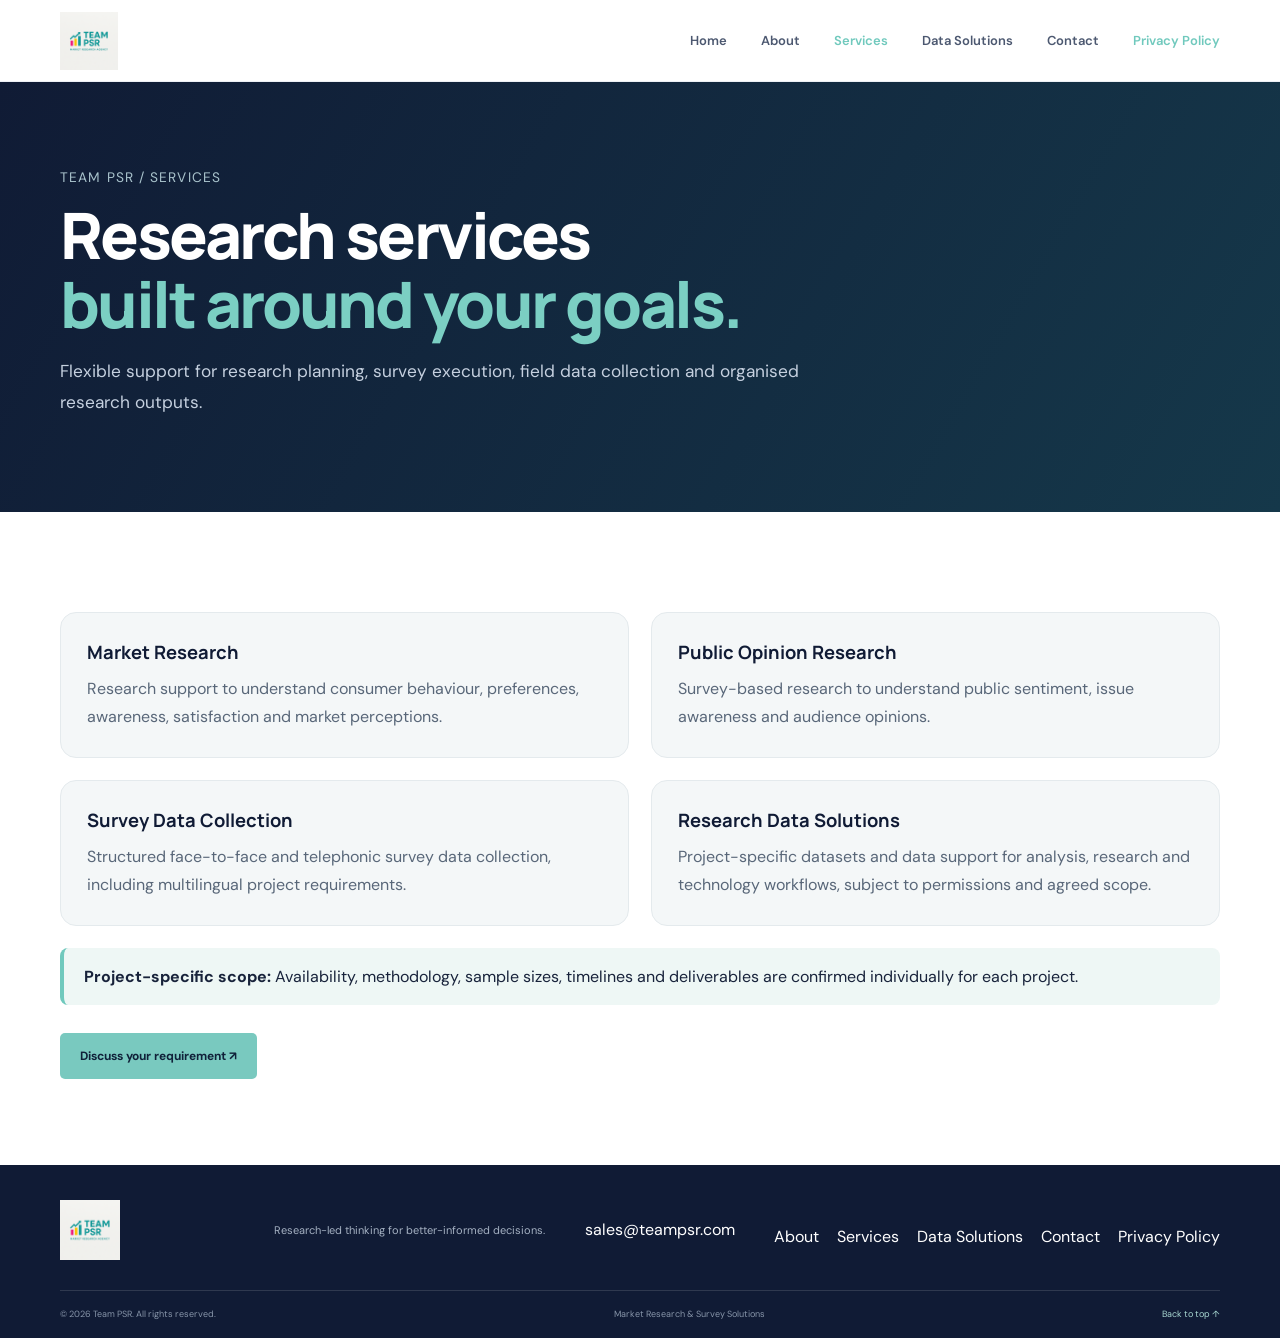
<file: services.html>
<!doctype html><html lang="en"><head><meta charset="utf-8"><meta name="viewport" content="width=device-width, initial-scale=1"><meta name="description" content="Market research, public opinion research, survey data collection and research data solutions from Team PSR."><meta name="theme-color" content="#101b35"><title>Services | Team PSR</title><link rel="icon" href="assets/favicon.svg" type="image/svg+xml"><link rel="preconnect" href="https://fonts.googleapis.com"><link rel="preconnect" href="https://fonts.gstatic.com" crossorigin><link href="https://fonts.googleapis.com/css2?family=DM+Sans:wght@400;500;600;700&family=Manrope:wght@500;600;700;800&display=swap" rel="stylesheet"><link rel="stylesheet" href="styles.css"></head><body id="top"><header class="site-header"><div class="container nav-wrap"><a class="brand" href="index.html" aria-label="Team PSR home"><img class="brand-logo" src="assets/team-psr-logo.png" alt="Team PSR"></a><button class="menu-toggle" id="menuToggle" aria-label="Open navigation" aria-expanded="false">☰</button><nav id="mainNav" aria-label="Main navigation"><a href="index.html">Home</a><a href="about.html">About</a><a href="services.html" aria-current="page">Services</a><a href="data-solutions.html">Data Solutions</a><a href="contact.html">Contact</a><a href="privacy-policy.html"'+(' aria-current="page"' if active=='privacy-policy.html' else '')+'>Privacy Policy</a></nav></div></header><main><section class="page-hero"><div class="container"><div class="breadcrumb">TEAM PSR / SERVICES</div><h1>Research services<br><em>built around your goals.</em></h1><p>Flexible support for research planning, survey execution, field data collection and organised research outputs.</p></div></section><section class="page-content"><div class="container"><div class="page-grid"><article class="info-panel"><h3>Market Research</h3><p>Research support to understand consumer behaviour, preferences, awareness, satisfaction and market perceptions.</p></article><article class="info-panel"><h3>Public Opinion Research</h3><p>Survey-based research to understand public sentiment, issue awareness and audience opinions.</p></article><article class="info-panel"><h3>Survey Data Collection</h3><p>Structured face-to-face and telephonic survey data collection, including multilingual project requirements.</p></article><article class="info-panel"><h3>Research Data Solutions</h3><p>Project-specific datasets and data support for analysis, research and technology workflows, subject to permissions and agreed scope.</p></article></div><div class="policy-callout"><strong>Project-specific scope:</strong> Availability, methodology, sample sizes, timelines and deliverables are confirmed individually for each project.</div><p style="margin-top:28px"><a class="button button-primary" href="contact.html">Discuss your requirement ↗</a></p></div></section></main><footer class="footer"><div class="container footer-main"><a class="brand brand-footer" href="index.html"><img class="brand-logo brand-logo-footer" src="assets/team-psr-logo.png" alt="Team PSR"></a><p>Research-led thinking for better-informed decisions.</p><a href="mailto:sales@teampsr.com">sales@teampsr.com</a><div class="footer-links"><a href="about.html">About</a><a href="services.html">Services</a><a href="data-solutions.html">Data Solutions</a><a href="contact.html">Contact</a><a href="privacy-policy.html">Privacy Policy</a></div></div><div class="container footer-bottom"><span>© <span id="year"></span> Team PSR. All rights reserved.</span><span>Market Research &amp; Survey Solutions</span><a href="#top">Back to top ↑</a></div></footer><script src="script.js"></script></body></html>
</file>
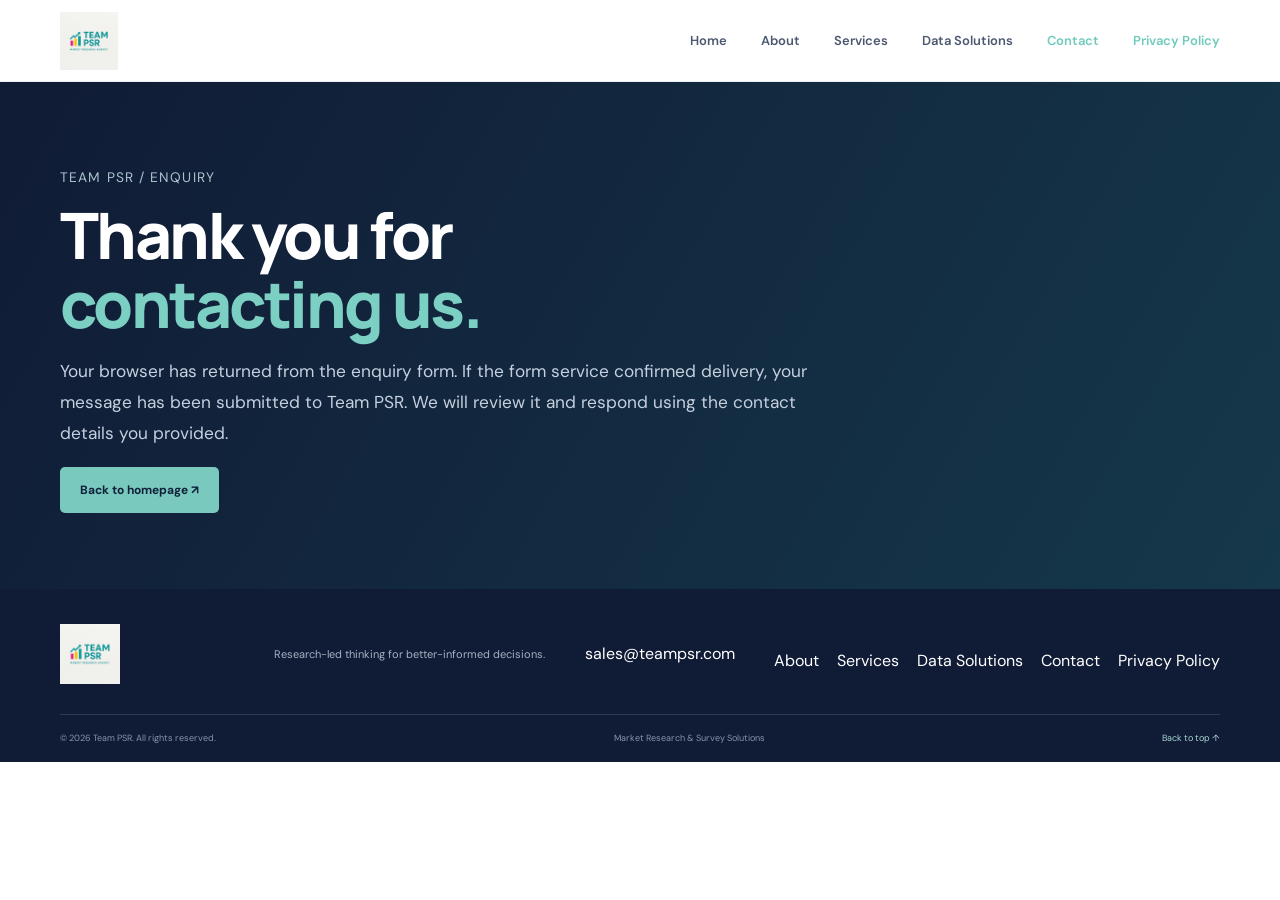
<file: thank-you.html>
<!doctype html><html lang="en"><head><meta charset="utf-8"><meta name="viewport" content="width=device-width, initial-scale=1"><meta name="description" content="Thank you for contacting Team PSR."><meta name="theme-color" content="#101b35"><title>Thank You | Team PSR</title><link rel="icon" href="assets/favicon.svg" type="image/svg+xml"><link rel="preconnect" href="https://fonts.googleapis.com"><link rel="preconnect" href="https://fonts.gstatic.com" crossorigin><link href="https://fonts.googleapis.com/css2?family=DM+Sans:wght@400;500;600;700&family=Manrope:wght@500;600;700;800&display=swap" rel="stylesheet"><link rel="stylesheet" href="styles.css"></head><body id="top"><header class="site-header"><div class="container nav-wrap"><a class="brand" href="index.html" aria-label="Team PSR home"><img class="brand-logo" src="assets/team-psr-logo.png" alt="Team PSR"></a><button class="menu-toggle" id="menuToggle" aria-label="Open navigation" aria-expanded="false">☰</button><nav id="mainNav" aria-label="Main navigation"><a href="index.html">Home</a><a href="about.html">About</a><a href="services.html">Services</a><a href="data-solutions.html">Data Solutions</a><a href="contact.html" aria-current="page">Contact</a><a href="privacy-policy.html"'+(' aria-current="page"' if active=='privacy-policy.html' else '')+'>Privacy Policy</a></nav></div></header><main><section class="page-hero"><div class="container"><div class="breadcrumb">TEAM PSR / ENQUIRY</div><h1>Thank you for<br><em>contacting us.</em></h1><p>Your browser has returned from the enquiry form. If the form service confirmed delivery, your message has been submitted to Team PSR. We will review it and respond using the contact details you provided.</p><a class="button button-primary" href="index.html">Back to homepage ↗</a></div></section></main><footer class="footer"><div class="container footer-main"><a class="brand brand-footer" href="index.html"><img class="brand-logo brand-logo-footer" src="assets/team-psr-logo.png" alt="Team PSR"></a><p>Research-led thinking for better-informed decisions.</p><a href="mailto:sales@teampsr.com">sales@teampsr.com</a><div class="footer-links"><a href="about.html">About</a><a href="services.html">Services</a><a href="data-solutions.html">Data Solutions</a><a href="contact.html">Contact</a><a href="privacy-policy.html">Privacy Policy</a></div></div><div class="container footer-bottom"><span>© <span id="year"></span> Team PSR. All rights reserved.</span><span>Market Research &amp; Survey Solutions</span><a href="#top">Back to top ↑</a></div></footer><script src="script.js"></script></body></html>
</file>
<file: styles.css>
*{box-sizing:border-box}html{scroll-behavior:smooth;scroll-padding-top:90px}body{margin:0;font-family:"DM Sans",Arial,sans-serif;color:#18233b;background:#fff}a{color:inherit;text-decoration:none}.container{width:min(1160px,calc(100% - 48px));margin:auto}.site-header{height:82px;background:#fff;position:sticky;top:0;z-index:20;border-bottom:1px solid #edf0f5}.nav-wrap{height:100%;display:flex;align-items:center;justify-content:space-between}.brand{display:flex;align-items:center;gap:11px}.brand-mark{width:44px;height:42px;background:#1f6e78;color:white;display:grid;place-items:center;font-family:Manrope,sans-serif;font-weight:800;font-size:15px;letter-spacing:-1px;border-radius:10px}.brand-copy{display:flex;flex-direction:column;gap:3px}.brand-copy strong{font:800 15px Manrope,sans-serif;letter-spacing:1.4px;color:#14213c}.brand-copy small{font-size:8px;letter-spacing:1.45px;color:#758096;font-weight:700}.site-header nav{display:flex;align-items:center;gap:34px;font-size:13px;font-weight:600;color:#4c5870}.site-header nav a:hover,.text-link:hover{color:#1f7880}.nav-cta{padding:12px 19px;border:1px solid #d9e1e8;border-radius:5px;color:#14213c}.menu-toggle{display:none;background:none;border:0;font-size:25px;color:#17233d}.hero{position:relative;overflow:hidden;background:#101b35;color:white;padding:94px 0 26px;min-height:640px}.hero:before{content:"";position:absolute;inset:0;background:linear-gradient(110deg,rgba(16,27,53,1) 0%,rgba(16,27,53,.97) 48%,rgba(19,49,70,.92) 100%)}.hero-glow{position:absolute;border-radius:50%;filter:blur(2px);pointer-events:none}.glow-one{width:500px;height:500px;background:rgba(38,142,146,.16);right:-110px;top:-130px}.glow-two{width:380px;height:380px;border:1px solid rgba(105,205,196,.14);right:180px;bottom:-240px}.hero-grid{position:relative;z-index:1;display:grid;grid-template-columns:1.02fr .98fr;align-items:center;gap:55px}.eyebrow,.section-kicker{font-size:10px;font-weight:700;letter-spacing:2.1px;color:#4b9fa1;margin:0 0 22px}.eyebrow{color:#80d1c8}.eyebrow span{display:inline-block;width:23px;height:2px;background:#80d1c8;vertical-align:middle;margin-right:9px}.hero h1{font:800 clamp(42px,5.2vw,66px)/1.12 Manrope,sans-serif;letter-spacing:-2.7px;margin:0 0 22px}.hero h1 em{font-style:normal;color:#7ed0c6}.hero-lead{max-width:535px;color:#c2cad8;font-size:15px;line-height:1.85}.hero-actions{display:flex;gap:13px;margin-top:32px;flex-wrap:wrap}.button{display:inline-flex;align-items:center;justify-content:center;gap:25px;padding:15px 20px;border-radius:5px;font-size:12px;font-weight:700;border:0;cursor:pointer;transition:.2s}.button-primary{background:#79c9bf;color:#102139}.button-primary:hover{background:#9adbd2;transform:translateY(-2px)}.button-ghost{border:1px solid rgba(255,255,255,.25);color:#fff}.button-ghost:hover{border-color:#7ed0c6}.hero-note{display:flex;align-items:center;gap:12px;margin-top:43px;color:#8795ac;font-size:10px}.note-line{width:28px;height:1px;background:#4d9b9b}.hero-visual{height:390px;position:relative;display:grid;place-items:center}.main-card{position:relative;z-index:2;width:min(390px,85%);padding:25px 27px 21px;background:linear-gradient(145deg,#fff,#f1f6f7);color:#15233e;border-radius:10px;box-shadow:0 25px 70px rgba(0,0,0,.25)}.visual-top{display:flex;justify-content:space-between;color:#78869a;font-size:8px;letter-spacing:1.6px;font-weight:700}.live-dot{color:#44a99e}.visual-title{font:800 25px/1.22 Manrope,sans-serif;letter-spacing:-.8px;margin:25px 0 18px}.chart{height:145px;display:flex;gap:15px;border-bottom:1px solid #dce4e9;padding-bottom:0}.chart-y{display:flex;flex-direction:column;justify-content:space-between;color:#9aa5b2;font-size:8px;padding-bottom:5px}.chart-bars{flex:1;display:flex;align-items:end;justify-content:space-around;gap:9px;background:repeating-linear-gradient(to bottom,transparent 0,transparent 35px,#e7ecef 36px,#e7ecef 37px)}.chart-bars i{display:block;width:9%;background:linear-gradient(to top,#277d82,#8dd3c8);border-radius:3px 3px 0 0}.chart-bars i:nth-child(2n){background:linear-gradient(to top,#294c6b,#79b4bb)}.chart-labels{display:flex;justify-content:space-between;margin-top:12px;color:#8290a0;font-size:7px;letter-spacing:1px;font-weight:700}.floating-chip{position:absolute;z-index:3;display:flex;align-items:center;gap:10px;padding:12px 15px;background:#fff;border-radius:7px;box-shadow:0 12px 35px rgba(0,0,0,.2);color:#192744}.floating-chip b,.floating-chip small{display:block}.floating-chip b{font-size:10px}.floating-chip small{font-size:8px;color:#8390a2;margin-top:3px}.chip-icon{width:30px;height:30px;border-radius:50%;background:#e5f5f2;color:#277d82;display:grid;place-items:center;font-size:17px}.chip-top{top:38px;right:-4px}.chip-bottom{bottom:35px;left:-7px}.visual-orbit{position:absolute;border:1px solid rgba(119,211,202,.2);border-radius:50%}.orbit-a{width:420px;height:420px}.orbit-b{width:490px;height:490px}.hero-bottom{position:relative;z-index:1;display:flex;justify-content:space-between;gap:15px;border-top:1px solid rgba(255,255,255,.13);margin-top:60px;padding-top:21px;color:#8291a8;font-size:8px;letter-spacing:1.5px;font-weight:700}.section{padding:100px 0}.intro-grid{display:grid;grid-template-columns:1fr 1fr;gap:90px}.section h2{font:800 clamp(34px,4vw,48px)/1.17 Manrope,sans-serif;letter-spacing:-1.8px;color:#17243e;margin:0}.section h2 span{color:#2b8587}.intro-copy{padding-top:8px}.intro-copy p,.data-copy>p:not(.section-kicker){font-size:14px;line-height:1.9;color:#68758a;margin:0 0 17px}.text-link{display:inline-block;margin-top:12px;font-size:12px;font-weight:700;color:#287b80}.text-link span{margin-left:9px}.section-soft{background:#f5f7f8}.section-heading{display:flex;justify-content:space-between;align-items:end;gap:50px;margin-bottom:45px}.section-side-copy{max-width:360px;color:#738095;font-size:13px;line-height:1.8;margin:0 0 4px}.service-grid{display:grid;grid-template-columns:repeat(4,1fr);gap:15px}.service-card{background:#fff;padding:25px 22px 23px;min-height:285px;border:1px solid #e9edf0;transition:.2s}.service-card:hover{transform:translateY(-5px);box-shadow:0 15px 35px rgba(22,42,68,.08)}.service-card.featured{background:#142440;color:#fff;border-color:#142440}.service-icon{width:42px;height:42px;display:grid;place-items:center;border-radius:8px;background:#e9f5f3;color:#287d80;font-size:23px;margin-bottom:26px}.featured .service-icon{background:rgba(126,208,198,.14);color:#86d3c9}.card-number{font-size:8px;letter-spacing:1.4px;color:#91a0b0;font-weight:700}.service-card h3{font:700 17px Manrope,sans-serif;margin:13px 0 10px;color:#17243e}.featured h3{color:#fff}.service-card p{font-size:11px;line-height:1.8;color:#778398;margin:0 0 20px}.featured p{color:#b4c0d0}.service-card>a{font-size:10px;font-weight:700;color:#287d80}.featured>a{color:#85d2c8}.service-card>a span{margin-left:8px}.data-grid{display:grid;grid-template-columns:.85fr 1.15fr;gap:90px;align-items:start}.data-copy>p:not(.section-kicker){max-width:390px;margin:23px 0 27px}.data-list{border-top:1px solid #e5eaee}.data-row{display:grid;grid-template-columns:42px 1fr 20px;gap:16px;align-items:start;padding:21px 0;border-bottom:1px solid #e5eaee}.data-index{font:700 11px Manrope;color:#2e8585;padding-top:3px}.data-row h3{font:700 15px Manrope;margin:0 0 7px;color:#1a2944}.data-row p{font-size:11px;color:#7b8798;line-height:1.7;margin:0;max-width:440px}.row-arrow{color:#2e8585}.section-dark{background:#111d36;color:#fff}.section h2{color:#17243e}.section-dark h2{color:#fff}.section-dark h2 span{color:#7bcac1}.section-kicker.light{color:#7bcac1}.approach-heading{display:flex;align-items:end;justify-content:space-between;gap:50px}.approach-heading>p{max-width:355px;color:#aab6c8;font-size:13px;line-height:1.8;margin:0 0 5px}.steps{display:grid;grid-template-columns:repeat(4,1fr);gap:35px;margin-top:65px}.step{border-top:1px solid rgba(255,255,255,.2);padding-top:18px}.step>span{font:700 11px Manrope;color:#7bcac1}.step h3{font:700 17px Manrope;margin:24px 0 10px}.step p{font-size:11px;line-height:1.8;color:#aab6c8;margin:0}.contact-grid{display:grid;grid-template-columns:1fr 1fr;gap:100px}.contact-lead{font-size:13px;color:#778398;line-height:1.8;margin:22px 0 35px}.contact-email{display:flex;align-items:center;gap:13px}.email-icon{width:42px;height:42px;border-radius:50%;background:#eaf5f3;color:#2b8587;display:grid;place-items:center}.contact-email small,.contact-email a{display:block}.contact-email small{font-size:8px;letter-spacing:1.5px;color:#8a96a6;font-weight:700;margin-bottom:5px}.contact-email a{font-size:13px;font-weight:700;color:#1c2b46}.contact-form{background:#f6f8f9;padding:30px;border:1px solid #edf0f2}.contact-form label{display:block;font-size:10px;font-weight:700;color:#45536b;margin:0 0 8px}.contact-form input,.contact-form select,.contact-form textarea{width:100%;border:1px solid #e0e6ea;background:#fff;border-radius:4px;padding:12px 13px;font:12px "DM Sans",sans-serif;color:#24324b;margin-bottom:17px;outline:none}.contact-form input:focus,.contact-form select:focus,.contact-form textarea:focus{border-color:#60aaa6}.contact-form textarea{resize:vertical}.submit-button{width:100%}.form-note,.form-status{font-size:9px;line-height:1.6;color:#8b96a5;margin:12px 0 0}.form-status{color:#287d80}.footer{background:#101b35;color:#fff;padding:35px 0 18px}.footer-main{display:flex;align-items:center;justify-content:space-between;gap:20px;padding-bottom:30px}.brand-footer .brand-copy strong{color:#fff}.brand-footer .brand-copy small{color:#9aa8ba}.footer-main>p{font-size:11px;color:#a5b1c2}.footer-main>a:last-child{font-size:12px;color:#8bd2c9}.footer-bottom{border-top:1px solid rgba(255,255,255,.13);padding-top:17px;display:flex;justify-content:space-between;gap:15px;color:#8795a9;font-size:9px}.footer-bottom a{color:#a9d8d2}
@media(max-width:900px){.hero-grid{gap:15px}.hero-visual{transform:scale(.9)}.service-grid{grid-template-columns:repeat(2,1fr)}.data-grid,.contact-grid{gap:45px}.intro-grid{gap:45px}.site-header nav{gap:18px}}
@media(max-width:680px){.container{width:min(100% - 36px,520px)}.site-header{height:70px}.menu-toggle{display:block}.site-header nav{display:none;position:absolute;top:69px;left:0;right:0;background:#fff;padding:18px 24px 24px;border-bottom:1px solid #e8edf0;flex-direction:column;align-items:stretch;gap:0}.site-header nav.open{display:flex}.site-header nav a{padding:13px 0}.site-header nav .nav-cta{padding:12px 14px;text-align:center;margin-top:7px}.hero{padding:70px 0 23px}.hero-grid{grid-template-columns:1fr;gap:10px}.hero h1{font-size:44px;letter-spacing:-2px}.hero-lead{font-size:13px}.hero-visual{height:340px;transform:scale(.88);margin:-4px -20px}.hero-bottom{margin-top:30px;display:grid;grid-template-columns:1fr 1fr;row-gap:13px;font-size:7px}.section{padding:70px 0}.intro-grid,.data-grid,.contact-grid{grid-template-columns:1fr;gap:28px}.section-heading,.approach-heading{display:block}.section-side-copy,.approach-heading>p{margin-top:22px}.service-grid{grid-template-columns:1fr}.service-card{min-height:0}.service-icon{margin-bottom:17px}.steps{grid-template-columns:1fr 1fr;gap:28px 20px;margin-top:42px}.contact-form{padding:22px}.footer-main{align-items:flex-start;flex-direction:column}.footer-main>p{margin:0}.footer-bottom{flex-wrap:wrap;line-height:1.6}.footer-bottom span:nth-child(2){display:none}}

.brand-logo{display:block;width:190px;height:auto;max-height:58px;object-fit:contain;object-position:left center}
.brand-logo-footer{width:175px;max-height:60px}
.audio-highlights{display:grid;grid-template-columns:repeat(3,1fr);gap:15px;margin:28px 0 22px}
.audio-stat{padding:25px;background:#142440;color:#fff;border-radius:7px}.audio-stat strong,.audio-stat span{display:block}
.audio-stat strong{font:800 29px Manrope,sans-serif;color:#80d0c6}.audio-stat span{font-size:11px;color:#c0cad8;margin-top:8px}
.audio-details-grid{display:grid;grid-template-columns:repeat(3,1fr);gap:14px;margin-bottom:55px}
.audio-detail{padding:22px;border:1px solid #e7ecef;border-radius:6px;background:#fff}
.audio-detail h3{font:700 14px Manrope,sans-serif;color:#192744;margin:0 0 9px}.audio-detail p{font-size:11px;line-height:1.75;color:#788498;margin:0}
.contact-email div{display:flex;flex-direction:column;gap:7px}.contact-email a{font-size:12px}
@media(max-width:680px){.brand-logo{width:155px;max-height:48px}.audio-highlights{grid-template-columns:1fr}.audio-details-grid{grid-template-columns:1fr 1fr}.audio-stat{padding:19px}}


/* Multi-page navigation and content additions */
.page-hero{background:linear-gradient(120deg,#101b35,#15384a);color:#fff;padding:86px 0 76px}
.page-hero h1{font:800 clamp(2.3rem,5vw,4rem)/1.08 Manrope,sans-serif;letter-spacing:-.04em;margin:14px 0 18px;max-width:850px}
.page-hero h1 em{color:#7bcfc3;font-style:normal}
.page-hero p{color:#c5d0df;max-width:760px;line-height:1.8;font-size:1.08rem}
.page-content{padding:70px 0}
.content-narrow{max-width:900px;margin:0 auto}
.content-narrow h2{font:800 1.65rem Manrope,sans-serif;color:#101b35;margin:36px 0 12px}
.content-narrow h3{font:700 1.12rem Manrope,sans-serif;color:#101b35;margin:24px 0 8px}
.content-narrow p,.content-narrow li{color:#526174;line-height:1.85}
.content-narrow ul{padding-left:22px}
.content-narrow a{color:#147f80;text-decoration:underline;text-underline-offset:3px}
.page-grid{display:grid;grid-template-columns:repeat(2,minmax(0,1fr));gap:22px;margin-top:30px}
.info-panel{background:#f4f7f8;border:1px solid #e4eaed;border-radius:16px;padding:26px}
.info-panel h3{margin:0 0 10px;color:#101b35;font:700 1.15rem Manrope,sans-serif}
.info-panel p{margin:0;color:#596779;line-height:1.75}
.breadcrumb{font-size:.86rem;color:#a9c3cc;letter-spacing:.08em;text-transform:uppercase}
.site-header nav a[aria-current="page"]{color:#70c9bd}
.contact-form .form-status{font-size:.92rem;color:#617184;line-height:1.6;margin-top:12px}
.contact-form input,.contact-form select,.contact-form textarea{width:100%;box-sizing:border-box}
.contact-form .hp-field{position:absolute!important;left:-10000px!important;width:1px!important;height:1px!important;overflow:hidden!important}
.policy-callout{background:#eef7f5;border-left:4px solid #70c9bd;padding:18px 20px;border-radius:8px;margin:22px 0}
.footer-links{display:flex;flex-wrap:wrap;gap:18px;margin-top:14px}
.footer-links a{color:inherit;text-decoration:none}
.footer-links a:hover{text-decoration:underline}
@media(max-width:700px){.page-hero{padding:62px 0 55px}.page-content{padding:48px 0}.page-grid{grid-template-columns:1fr}}
</file>
